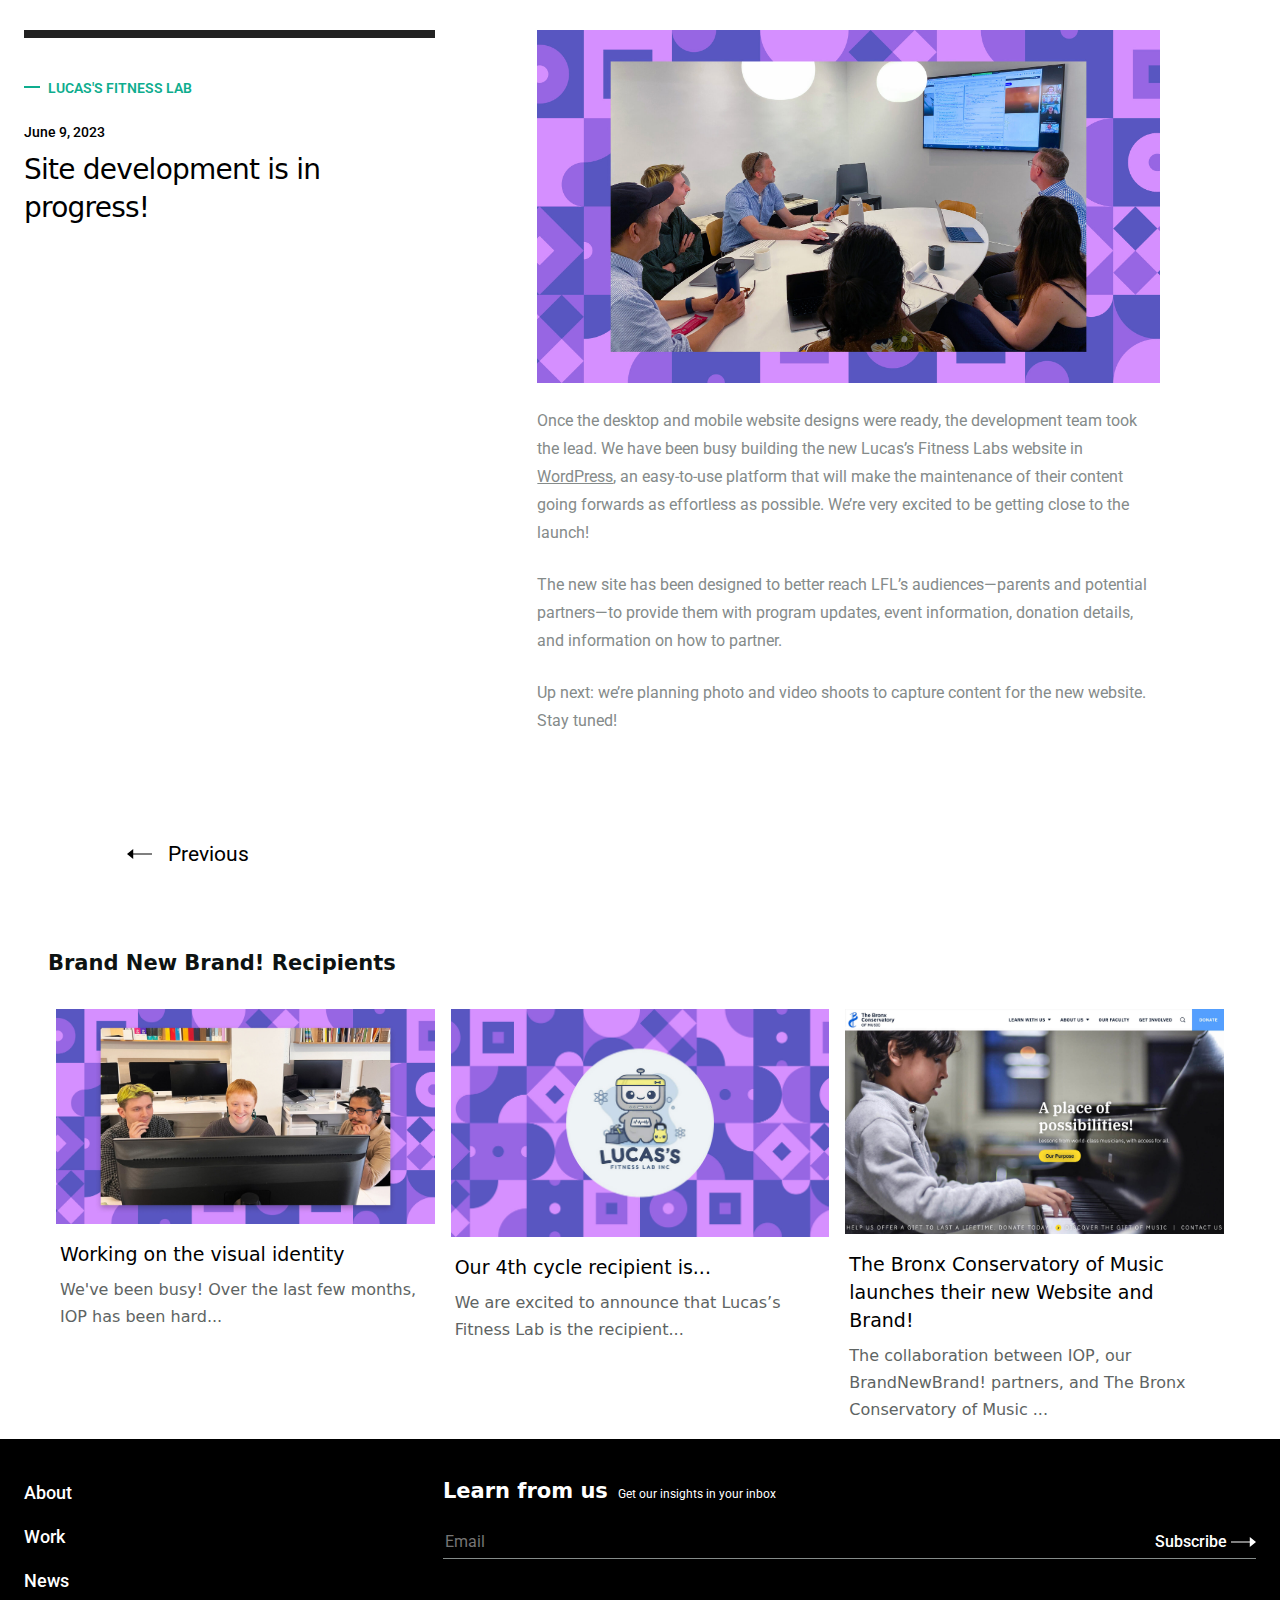
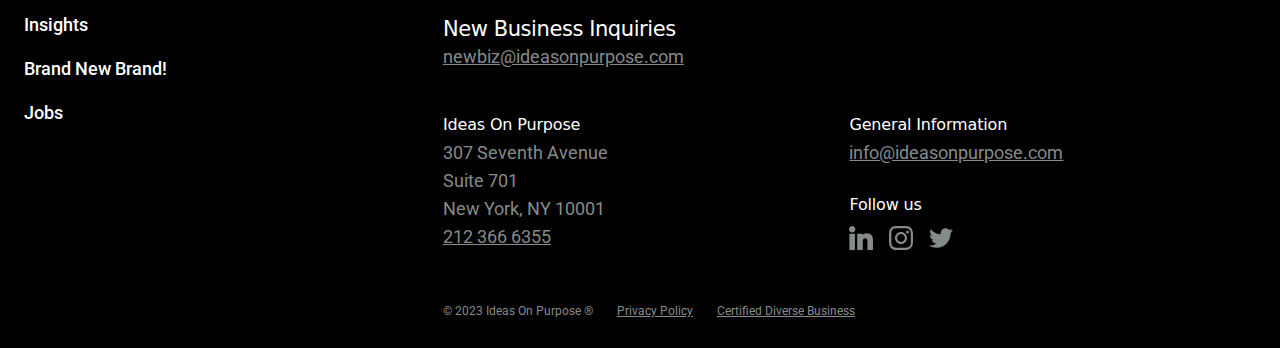
<file: BNB/index.html>
<!DOCTYPE html>
<!DOCTYPE html>
<html lang="en">

<head>
    <meta charset="UTF-8" />
    <meta http-equiv="X-UA-Compatible" content="IE=edge" />
    <meta name="viewport" content="width=device-width,initial-scale=1,minimum-scale=1" />
    <link rel="preconnect" href="https://fonts.googleapis.com">
    <link rel="preconnect" href="https://fonts.gstatic.com" crossorigin>
    <link href="https://fonts.googleapis.com/css2?family=Roboto:wght@100;400;500;700&display=swap" rel="stylesheet">

    <link rel="stylesheet" href="assets/css/reset.css">
    <link rel="stylesheet" href="assets/css/base.css">
    <link rel="stylesheet" href="assets/css/typography.css">
    <link rel="stylesheet" href="assets/css/variables.css">
    <link rel="stylesheet" href="assets/css/wrapper.css">
    <link rel="stylesheet" href="assets/css/article.css">
    <link rel="stylesheet" href="assets/css/related__cards.css">
    <link rel="stylesheet" href="assets/css/footer.css">
    <link rel="stylesheet" href="assets/css/newsletter.css">
</head>

<body>
    <header>


    </header>
    <main>
        <section class="wrapper">
            <article class="article">
                <header class="bnb">
                    <div class="divider"></div>
                    <a class="post__tags" href="lfl">LUCAS'S FITNESS LAB</a>
                    <time class="post__date">June 9, 2023</time>
                    <h2 class="post__title"><a
                            href="https://www.ideasonpurpose.com/brandnewbrand/lfl/site-development-in-progress/">Site
                            development is in progress!<a></a></h2>
                </header>

                <div class="post__text">
                    <figure class="post__image">
                        <img src="assets/img/article pics.jpg" alt="people in meeting room">
                    </figure>
                    <p>Once the desktop and mobile website designs were ready, the development team took the lead.
                        We
                        have been busy building the new Lucas’s Fitness Labs website in <a
                            href="https://www.wordpress.com">WordPress</a>, an easy-to-use
                        platform that will make the maintenance of their content going forwards as effortless as
                        possible. We’re very excited to be getting close to the launch!</p>
                    <p>The new site has been designed to better reach LFL’s audiences—parents and potential
                        partners—to
                        provide them with program updates, event information, donation details, and information on
                        how
                        to partner. </p>
                    <p>Up next: we’re planning photo and video shoots to capture content for the new website. Stay
                        tuned! </p>
                </div>

            </article>
            <footer class="footer__nav">
                <a class="arrow_left" href="/"><svg class="arrow" viewBox="0 0 25 10">
                        <g stroke="none" stroke-width="1" fill-rule="evenodd">
                            <path
                                d="M0,5.56818182 L0.0132296399,4.40340909 C12.5986928,4.48193734 18.8549727,4.48193734 18.7820692,4.40340909 L18.7820692,0 L25,4.98579545 L18.7688396,10 L18.7820692,5.56818182 L0,5.56818182 Z">
                            </path>
                        </g>
                    </svg>Previous</a>
            </footer>
            <aside>
                <div class="related__cards">
                    <h4 class="related__headline">Brand New Brand! Recipients</h4>
                    <div class="cards">
                        <a class="related"
                            href="https://www.ideasonpurpose.com/brandnewbrand/lfl/working-on-lfl-visual-identity/">
                            <div class="rel-card">
                                <div class="card__image"><img src="assets/img/visual identity.jpg" alt=""> </div>
                                <div class="card__details">
                                    <h4 class="card__title">Working on the visual identity</h4>
                                    <h5 class="card__desc"> We've been busy! Over the last few months, IOP has been
                                        hard...
                                    </h5>
                                </div>
                            </div>
                        </a>
                        <a class="related"
                            href="https://www.ideasonpurpose.com/brandnewbrand/lfl/our-4th-cycle-recipient-is/">
                            <div class="rel-card">
                                <div class="card__image"><img src="assets/img/4th.jpg" alt=""> </div>
                                <div class="card__details">
                                    <h4 class="card__title">Our 4th cycle recipient is...</h4>
                                    <h5 class="card__desc"> We are excited to announce that Lucas’s Fitness Lab is the
                                        recipient...
                                    </h5>
                                </div>
                            </div>
                        </a>
                        <a class="related"
                            href="https://www.ideasonpurpose.com/brandnewbrand/the-bronx-conservatory-of-music/bronx-conservatory-new-website-brand/">
                            <div class="rel-card">
                                <div class="card__image"><img src="assets/img/bronx.jpg" alt=""> </div>
                                <div class="card__details">
                                    <h4 class="card__title">The Bronx Conservatory of Music launches their new Website
                                        and
                                        Brand!</h4>
                                    <h5 class="card__desc"> The collaboration between IOP, our BrandNewBrand! partners,
                                        and
                                        The Bronx Conservatory of Music ...
                                    </h5>
                                </div>
                            </div>
                        </a>
                    </div>

                </div>
            </aside>
        </section>
    </main>
</body>
<footer>
    <div class="wrapper__footer">
        <div class="menu">
            <ul class="footer_menu white">
                <li><a href="/">About</a></li>
                <li><a href="/">Work</a></li>
                <li><a href="/">News</a></li>
                <li><a href="/">Insights</a></li>
                <li><a href="/">Brand New Brand!</a></li>
                <li><a href="/">Jobs</a></li>
            </ul>
        </div>
        <div class="links">
            <div class="form">
                <form method="post" action="/subscribe">
                    <fieldset class="newsletter">
                        <div class="header__container">
                            <h4 class="form__header white">Learn from us</h3>
                                <p class="form__subtitle"> Get our insights in your inbox</p>
                        </div>
                        <div class="subscribe__form">
                            <label for="subscribe">
                                <input class="subscribe__email" type="email" name="subscribe" placeholder="Email"
                                    required> </label>
                            <div class="submit-button">
                                <input class="subscribe__button" type="submit" value="Subscribe">
                                <svg class="arrow" viewBox="0 0 25 10">
                                    <g stroke="none" stroke-width="1" fill="#fff" fill-rule="evenodd">
                                        <path
                                            d="M0,5.56818182 L0.0132296399,4.40340909 C12.5986928,4.48193734 18.8549727,4.48193734 18.7820692,4.40340909 L18.7820692,0 L25,4.98579545 L18.7688396,10 L18.7820692,5.56818182 L0,5.56818182 Z">
                                        </path>
                                    </g>
                                </svg>
                            </div>
                        </div>
                    </fieldset>
                </form>
            </div>
            <div class="footer__text">
                <h2 class="white">New Business Inquiries</h2>
                <a class="newbiz" href="mailto:newbiz@ideasonpurpose.com">newbiz@ideasonpurpose.com</a>
                <div class="address">
                    <h3 class="white">Ideas On Purpose </h3>
                    307 Seventh Avenue <br>
                    Suite 701 <br>
                    New York, NY 10001 <br>
                    <a href="tel:12123666355">212 366 6355</a>
                </div>
                <div class="footer__cols2">
                    <div class="geninfo">
                        <h3 class="white">General Information</h3>
                        <a href="mailto:info@ideasonpurpose.com">info@ideasonpurpose.com</a>
                    </div>
                    <div class="socials">
                        <h3 class="white">Follow us</h3>
                        <a href="LinkedIn"><svg class="social" xmlns="http://www.w3.org/2000/svg"
                                xmlns:xlink="http://www.w3.org/1999/xlink" fill="#fff" version="1.1" id="Layer_1"
                                viewBox="0 0 310 310" xml:space="preserve">
                                <g id="XMLID_801_">
                                    <path id="XMLID_802_"
                                        d="M72.16,99.73H9.927c-2.762,0-5,2.239-5,5v199.928c0,2.762,2.238,5,5,5H72.16c2.762,0,5-2.238,5-5V104.73   C77.16,101.969,74.922,99.73,72.16,99.73z" />
                                    <path id="XMLID_803_"
                                        d="M41.066,0.341C18.422,0.341,0,18.743,0,41.362C0,63.991,18.422,82.4,41.066,82.4   c22.626,0,41.033-18.41,41.033-41.038C82.1,18.743,63.692,0.341,41.066,0.341z" />
                                    <path id="XMLID_804_"
                                        d="M230.454,94.761c-24.995,0-43.472,10.745-54.679,22.954V104.73c0-2.761-2.238-5-5-5h-59.599   c-2.762,0-5,2.239-5,5v199.928c0,2.762,2.238,5,5,5h62.097c2.762,0,5-2.238,5-5v-98.918c0-33.333,9.054-46.319,32.29-46.319   c25.306,0,27.317,20.818,27.317,48.034v97.204c0,2.762,2.238,5,5,5H305c2.762,0,5-2.238,5-5V194.995   C310,145.43,300.549,94.761,230.454,94.761z" />
                                </g>
                            </svg></a>
                        <a href="Instagram"><svg class="social" xmlns="http://www.w3.org/2000/svg"
                                xmlns:xlink="http://www.w3.org/1999/xlink" fill="#fff" version="1.1" viewBox="0 0 24 24"
                                xml:space="preserve">
                                <g id="social-instagram">
                                    <path
                                        d="M23.9,7.1c-0.1-1.3-0.3-2.1-0.6-2.9C23.1,3.4,22.7,2.7,22,2s-1.3-1.1-2.1-1.4c-0.8-0.3-1.6-0.5-2.9-0.6C15.7,0,15.3,0,12,0   S8.3,0,7.1,0.1C5.8,0.1,4.9,0.3,4.1,0.6C3.4,0.9,2.7,1.3,2,2S0.9,3.4,0.6,4.1C0.3,4.9,0.1,5.8,0.1,7.1C0,8.3,0,8.7,0,12   s0,3.7,0.1,4.9c0.1,1.3,0.3,2.1,0.6,2.9C0.9,20.6,1.3,21.3,2,22s1.3,1.1,2.1,1.4c0.8,0.3,1.6,0.5,2.9,0.6C8.3,24,8.7,24,12,24   s3.7,0,4.9-0.1c1.3-0.1,2.1-0.3,2.9-0.6c0.8-0.3,1.5-0.7,2.1-1.4s1.1-1.3,1.4-2.1c0.3-0.8,0.5-1.6,0.6-2.9C24,15.7,24,15.3,24,12   S24,8.3,23.9,7.1z M21.8,16.8c-0.1,1.2-0.2,1.8-0.4,2.2c-0.2,0.6-0.5,1-0.9,1.4s-0.8,0.7-1.4,0.9c-0.4,0.2-1.1,0.4-2.2,0.4   c-1.3,0.1-1.6,0.1-4.8,0.1s-3.6,0-4.8-0.1c-1.2-0.1-1.8-0.2-2.2-0.4c-0.6-0.2-1-0.5-1.4-0.9s-0.7-0.8-0.9-1.4   c-0.2-0.4-0.4-1.1-0.4-2.2c-0.1-1.3-0.1-1.6-0.1-4.8s0-3.6,0.1-4.8C2.3,6,2.5,5.3,2.6,4.9c0.2-0.6,0.5-1,0.9-1.4s0.8-0.7,1.4-0.9   C5.3,2.5,6,2.3,7.2,2.2C8.4,2.2,8.8,2.2,12,2.2s3.6,0,4.8,0.1c1.2,0.1,1.8,0.2,2.2,0.4c0.6,0.2,1,0.5,1.4,0.9s0.7,0.8,0.9,1.4   c0.2,0.4,0.4,1.1,0.4,2.2c0.1,1.3,0.1,1.6,0.1,4.8S21.8,15.6,21.8,16.8z" />
                                    <path
                                        d="M12,6c-3.3,0-6,2.7-6,6s2.7,6,6,6s6-2.7,6-6S15.3,6,12,6z M12,15.9c-2.2,0-3.9-1.7-3.9-3.9S9.8,8.1,12,8.1s3.9,1.7,3.9,3.9   S14.2,15.9,12,15.9z" />
                                    <circle cx="18.5" cy="6" r="1.5" />
                                </g>
                            </svg></a>
                        <a href="Twitter"><svg class="social" xmlns="http://www.w3.org/2000/svg"
                                xmlns:xlink="http://www.w3.org/1999/xlink" fill="#fff" version="1.1"
                                viewBox="0 0 512 512" xml:space="preserve">

                                <g id="7935ec95c421cee6d86eb22ecd12f847">
                                    <path style="display: inline;"
                                        d="M459.186,151.787c0.203,4.501,0.305,9.023,0.305,13.565   c0,138.542-105.461,298.285-298.274,298.285c-59.209,0-114.322-17.357-160.716-47.104c8.212,0.973,16.546,1.47,25.012,1.47   c49.121,0,94.318-16.759,130.209-44.884c-45.887-0.841-84.596-31.154-97.938-72.804c6.408,1.227,12.968,1.886,19.73,1.886   c9.55,0,18.816-1.287,27.617-3.68c-47.955-9.633-84.1-52.001-84.1-102.795c0-0.446,0-0.882,0.011-1.318   c14.133,7.847,30.294,12.562,47.488,13.109c-28.134-18.796-46.637-50.885-46.637-87.262c0-19.212,5.16-37.218,14.193-52.7   c51.707,63.426,128.941,105.156,216.072,109.536c-1.784-7.675-2.718-15.674-2.718-23.896c0-57.891,46.941-104.832,104.832-104.832   c30.173,0,57.404,12.734,76.525,33.102c23.887-4.694,46.313-13.423,66.569-25.438c-7.827,24.485-24.434,45.025-46.089,58.002   c21.209-2.535,41.426-8.171,60.222-16.505C497.448,118.542,479.666,137.004,459.186,151.787z">

                                    </path>
                                </g>
                            </svg></a>
                    </div>
                </div>
                <div class="copyrights">
                    <ul class="footer__copy">
                        <li>© 2023 Ideas On Purpose ®</li>
                        <li><a href="https://www.ideasonpurpose.com/privacy/">Privacy Policy</a></li>
                        <li><a
                                href="https://www.ideasonpurpose.com/on/ideas-on-purpose-is-now-a-certified-diverse-business/">Certified
                                Diverse Business</a></li>
                    </ul>
                </div>
            </div>
        </div>
    </div>
</footer>
</body>

</html>
</file>
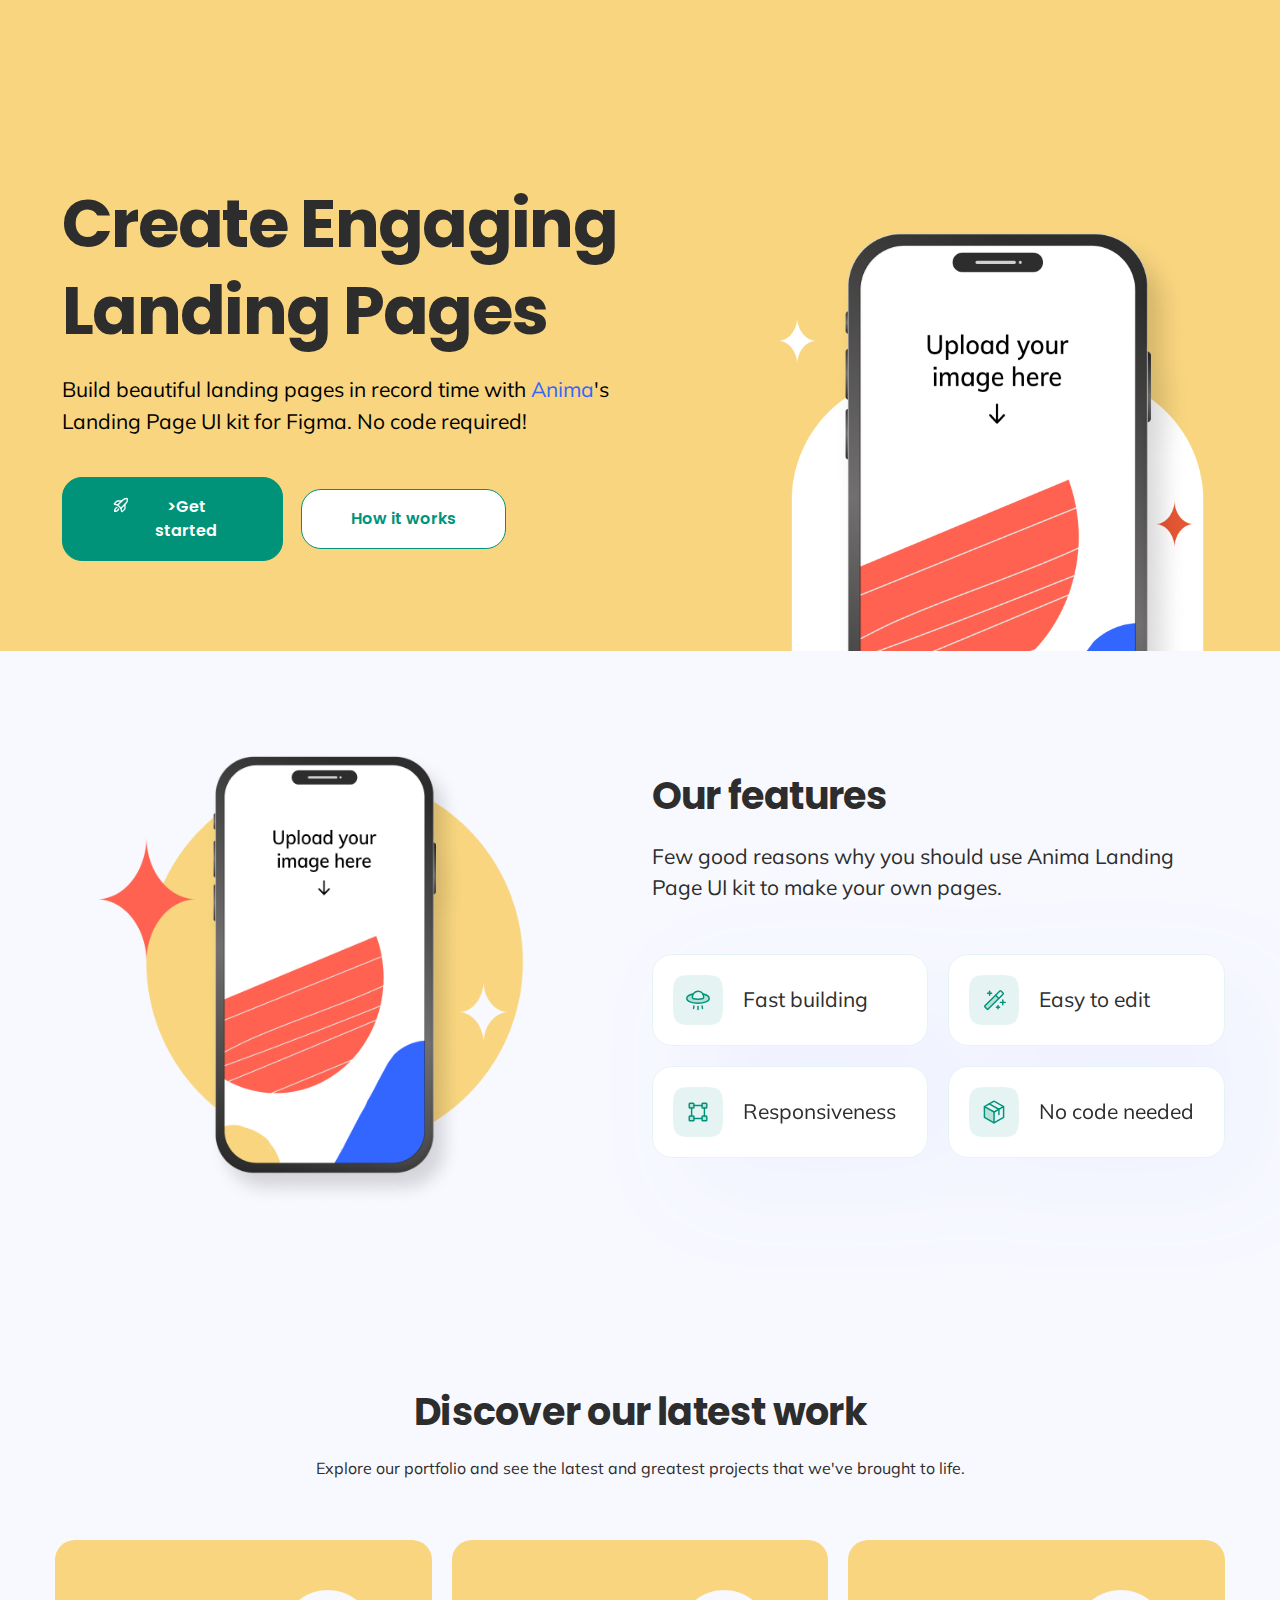
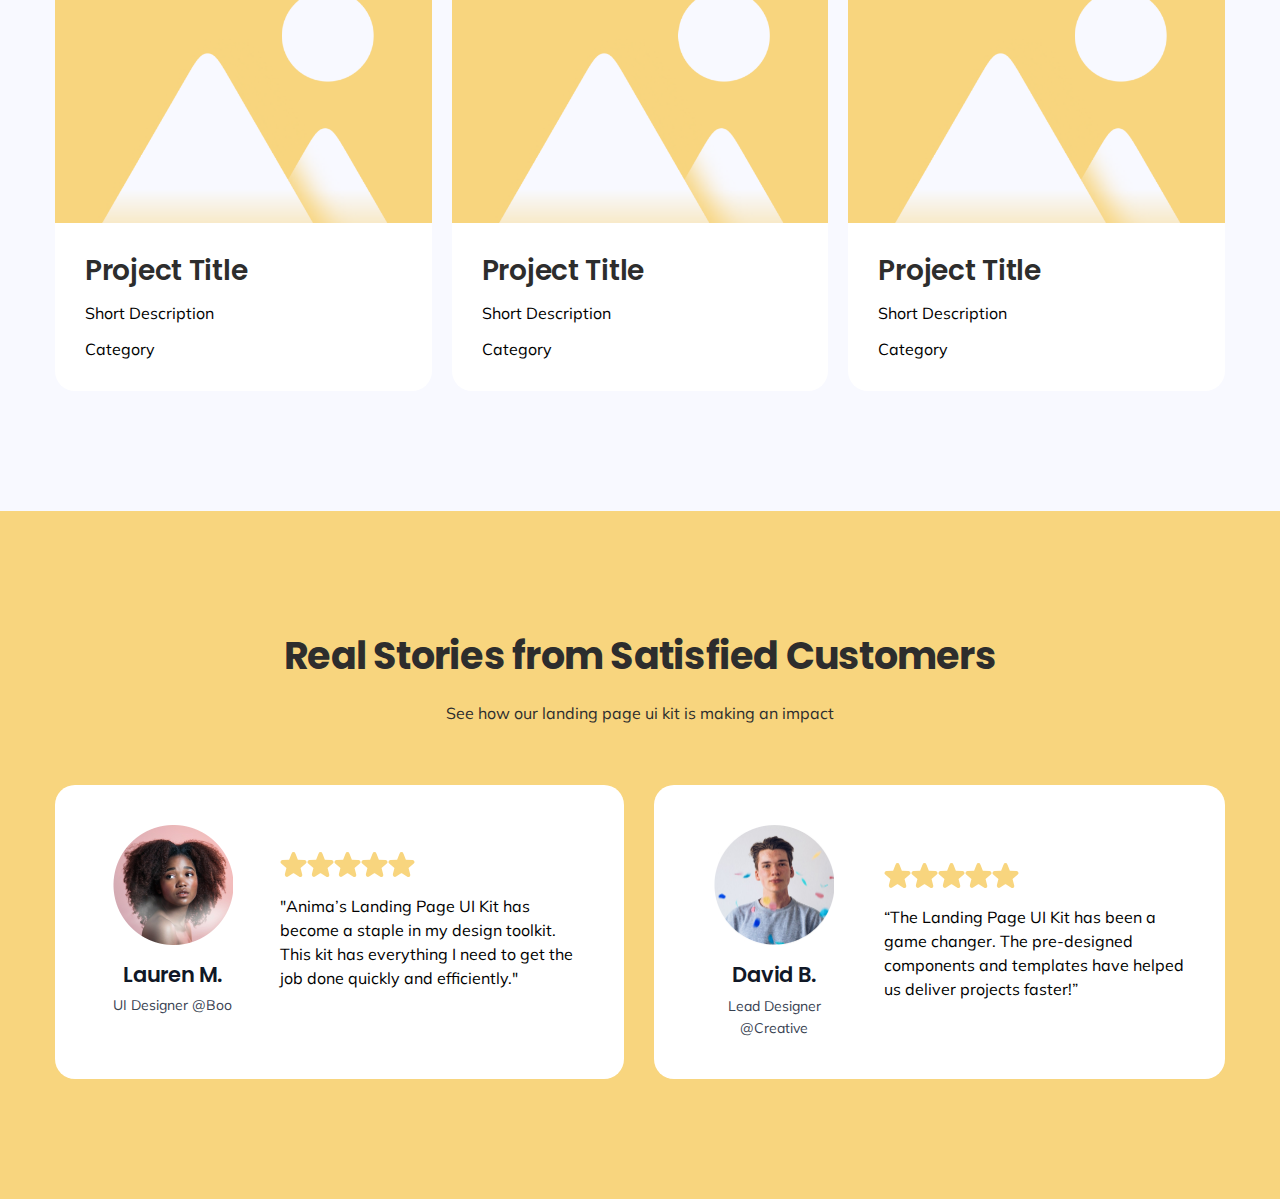
<file: Figma2/index.html>
<!DOCTYPE html>
<html lang="en">

<head>
  <meta charset="UTF-8" />
  <meta http-equiv="X-UA-Compatible" content="IE=edge" />
  <meta name="viewport" content="width=device-width,initial-scale=1,minimum-scale=1" />

  <!-- Base -->
  <link rel="stylesheet" href="assets/css/reset.css" />
  <link rel="stylesheet" href="assets/css/base.css" />
  <link rel="stylesheet" href="assets/css/variables.css" />
  <link rel="stylesheet" href="assets/css/typography.css" />
  <!-- Elements-->
  <link rel="stylesheet" href="assets/css/wrapper.css" />
  <link rel="stylesheet" href="assets/css/hero.css" />
  <link rel="stylesheet" href="assets/css/buttons.css" />
  <link rel="stylesheet" href="assets/css/section-header.css" />
  <link rel="stylesheet" href="assets/css/features.css" />
  <link rel="stylesheet" href="assets/css/selected-works.css" />
  <link rel="stylesheet" href="assets/css/testimonials.css" />

  <!--Components-->
  <link rel="stylesheet" href="assets/css/cards.css" />

  <link rel="preconnect" href="https://fonts.googleapis.com" />
  <link rel="preconnect" href="https://fonts.gstatic.com" crossorigin />
  <link
    href="https://fonts.googleapis.com/css2?family=Mulish:ital,wght@0,400;0,700;1,400;1,700&family=Poppins:wght@600;700&display=swap"
    rel="stylesheet" />
  <title>Figma - Second UI kit</title>
</head>

<body>
  <header></header>
  <main>
    <!--HERO-->
    <div class="bg-yellow">
      <section class="wrapper">
        <div class="hero">
          <div class="hero-text">
            <h1>Create Engaging Landing Pages</h1>
            <p>
              Build beautiful landing pages in record time with
              <a href="https://animaapp.com">Anima</a>'s Landing Page UI kit
              for Figma. No code required!
            </p>
            <div class="hero__buttons">
              <div class="button button--green">
                <a href="/" class="is-getstarted"><svg width="20" height="20" viewBox="0 0 20 20" fill="none"
                    xmlns="http://www.w3.org/2000/svg">
                    <path
                      d="M7.35156 14.4219C6.46094 17.0703 2.92969 17.0703 2.92969 17.0703C2.92969 17.0703 2.92969 13.5391 5.57813 12.6484"
                      stroke="#F8F9FF" stroke-width="1.5" stroke-linecap="round" stroke-linejoin="round" />
                    <path
                      d="M15.3047 8.23437L10 13.5391L6.46094 10L11.7656 4.69531C13.7734 2.6875 15.7812 2.71094 16.6406 2.83594C16.7732 2.85363 16.8963 2.91447 16.9909 3.00907C17.0855 3.10367 17.1464 3.22677 17.1641 3.35937C17.2891 4.21875 17.3125 6.22656 15.3047 8.23437Z"
                      stroke="#F8F9FF" stroke-width="1.5" stroke-linecap="round" stroke-linejoin="round" />
                    <path
                      d="M14.4219 9.11719V14.1641C14.4195 14.3289 14.3521 14.4862 14.2344 14.6016L11.7109 17.1328C11.6309 17.2128 11.5306 17.2695 11.4208 17.297C11.3111 17.3244 11.1959 17.3215 11.0876 17.2886C10.9794 17.2558 10.882 17.1941 10.8061 17.1102C10.7301 17.0264 10.6783 16.9235 10.6562 16.8125L10 13.5391"
                      stroke="#F8F9FF" stroke-width="1.5" stroke-linecap="round" stroke-linejoin="round" />
                    <path
                      d="M10.8828 5.57812H5.83588C5.67102 5.58047 5.51377 5.64787 5.39838 5.76563L2.86713 8.28906C2.78716 8.36912 2.73043 8.46939 2.70299 8.57916C2.67554 8.68894 2.67842 8.8041 2.7113 8.91237C2.74418 9.02064 2.80584 9.11796 2.8897 9.19393C2.97355 9.2699 3.07646 9.32168 3.18744 9.34375L6.46088 10"
                      stroke="#F8F9FF" stroke-width="1.5" stroke-linecap="round" stroke-linejoin="round" />
                  </svg>>Get started</a>
              </div>
              <div class="button">
                <a href="/" class="is-howworks">How it works</a>
              </div>
            </div>
          </div>
          <figure class="hero-img">
            <img src="assets/img/phone1.png" alt="smartphone image" />
          </figure>
        </div>
      </section>
    </div>
    <!--FEATURES-->
    <div class="bg-white">
      <section class="wrapper wrapper--features">
        <div class="section-content">
          <header class="section-header">
            <h2>Our features</h2>
            <p class="subtitle">
              Few good reasons why you should use Anima Landing Page UI kit to
              make your own pages.
            </p>
          </header>
          <div class="features">
            <article class="feature">
              <img src="assets/img/fast-building.svg" alt="" />
              <p class="subtitle">Fast building</p>
            </article>
            <article class="feature">
              <img src="assets/img/easyedit.svg" alt="" />
              <p class="subtitle">Easy to edit</p>
            </article>
            <article class="feature">
              <img src="assets/img/responsive.svg" alt="" />
              <p class="subtitle">Responsiveness</p>
            </article>
            <article class="feature">
              <img src="assets/img/no-code.svg" alt="" />
              <p class="subtitle">No code needed</p>
            </article>
          </div>
        </div>
        <figure class="feature__figure">
          <img src="assets/img/phone2.png" alt="phone image-placeholder" />
        </figure>
      </section>
    </div>
    <!--SELECTED WORKS-->
    <div class="bg-white">
      <section class="wrapper">
        <header class="section-header section-header--narrow">
          <h2 class="small-screens">Selected Works</h2>
          <h2 class="large-screens">Discover our latest work</h2>
          <p class="subtitle-left small-screens">
            Explore our portfolio and see the latest projects that we've
            brought to life.
          </p>
          <p class="subtitle large-screens">
            Explore our portfolio and see the latest and greatest projects
            that we've brought to life.
          </p>
        </header>
        <div class="cards">
          <article class="card">
            <figure class="card__image">
              <img src="assets/img/Project Card.png" />
            </figure>
            <div class="card__text">
              <h3>Project Title</h3>
              <p>Short Description</p>
              <p>Category</p>
            </div>
          </article>
          <article class="card">
            <figure class="card__image">
              <img src="assets/img/Project Card.png" />
            </figure>
            <div class="card__text">
              <h3>Project Title</h3>
              <p>Short Description</p>
              <p>Category</p>
            </div>
          </article>
          <article class="card">
            <figure class="card__image">
              <img src="assets/img/Project Card.png" />
            </figure>
            <div class="card__text">
              <h3>Project Title</h3>
              <p>Short Description</p>
              <p>Category</p>
            </div>
          </article>
        </div>
      </section>
    </div>
    <!--TESTIMONIALS-->
    <div class="bg-yellow">
      <section class="wrapper">
        <header class="section-header section-header--wide">
          <h2>Real Stories from Satisfied Customers</h2>
          <p class="subtitle">See how our landing page ui kit is making an impact</p>
        </header>
        <div class="cards">
          <article class="card card--wide">
            <div class="testimonial-container">
              <figure class="card__designers">
                <img src="assets/img/lauren.jpg">
                <h4>Lauren M.</h4>
                <h6>UI Designer @Boo</h6>
              </figure>
              <div class="card__text card__text--center">
                <p>"Anima’s Landing Page UI Kit has become a staple in my design toolkit. This kit has everything I need
                  to get the job done quickly and efficiently."</p>
                <div class="rating rating-5">
                </div>
              </div>
            </div>

          </article>
          <article class="card card--wide">
            <div class="testimonial-container">
              <figure class="card__designers">
                <img src="assets/img/david.jpg">
                <h4>David B.</h4>
                <h6>Lead Designer @Creative</h6>
              </figure>
              <div class="card__text card__text--center">
                <p>“The Landing Page UI Kit has been a game changer. The pre-designed components and templates have
                  helped us deliver projects faster!”</p>
                <div class="rating rating-5">
                </div>
              </div>
            </div>
          </article>
        </div>
      </section>
    </div>
  </main>
</body>
<footer></footer>

</html>
</file>
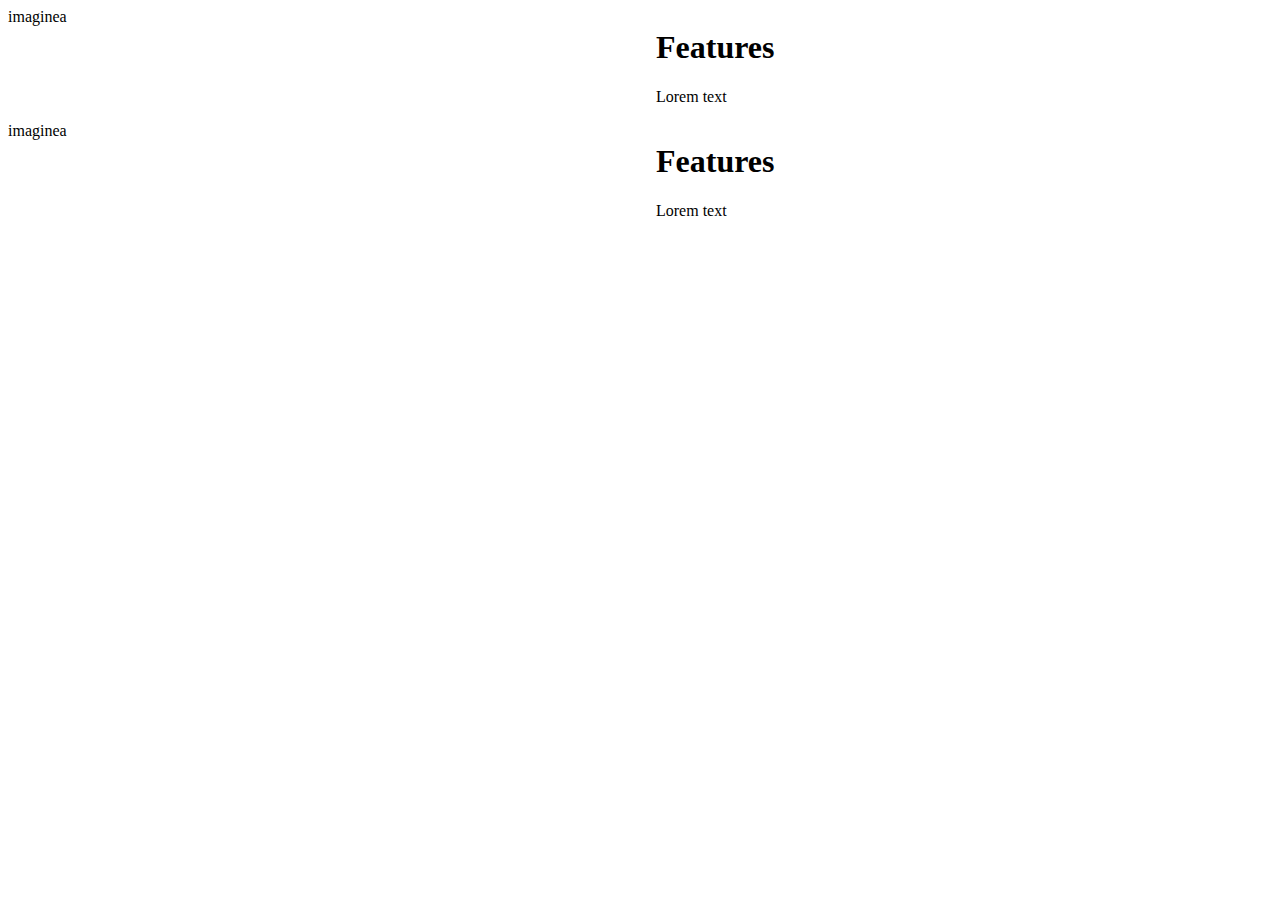
<file: grid-system/index.html>
<html lang="en">
  <head>
    <meta charset="utf-8">
    <meta http-equiv="X-UA-Compatible" content="IE=edge">
    <meta name="viewport" content="width=device-width,initial-scale=1,minimum-scale=1">

    <!-- Base -->
    <link rel="stylesheet" href="styles.css"/>

    <title>Grid System</title>
  </head>

  <body>
    <div class="wrapper">

      <!-- Makes all childred 50% -->
      <div class="columns columns-6">
        <div>
          imaginea
        </div>

        <div>
          <h1>Features</h1>
          <p>Lorem text</p>
        </div>
      </div>

      <div class="columns">
        <!-- 50% on each children for more control -->
        <div class="columns-6">
          imaginea
        </div>

        <!-- 50% on each children for more control -->
        <div class="columns-6">
          <h1>Features</h1>
          <p>Lorem text</p>
        </div>
      </div>

    </div>
  </body>
</html>
</file>
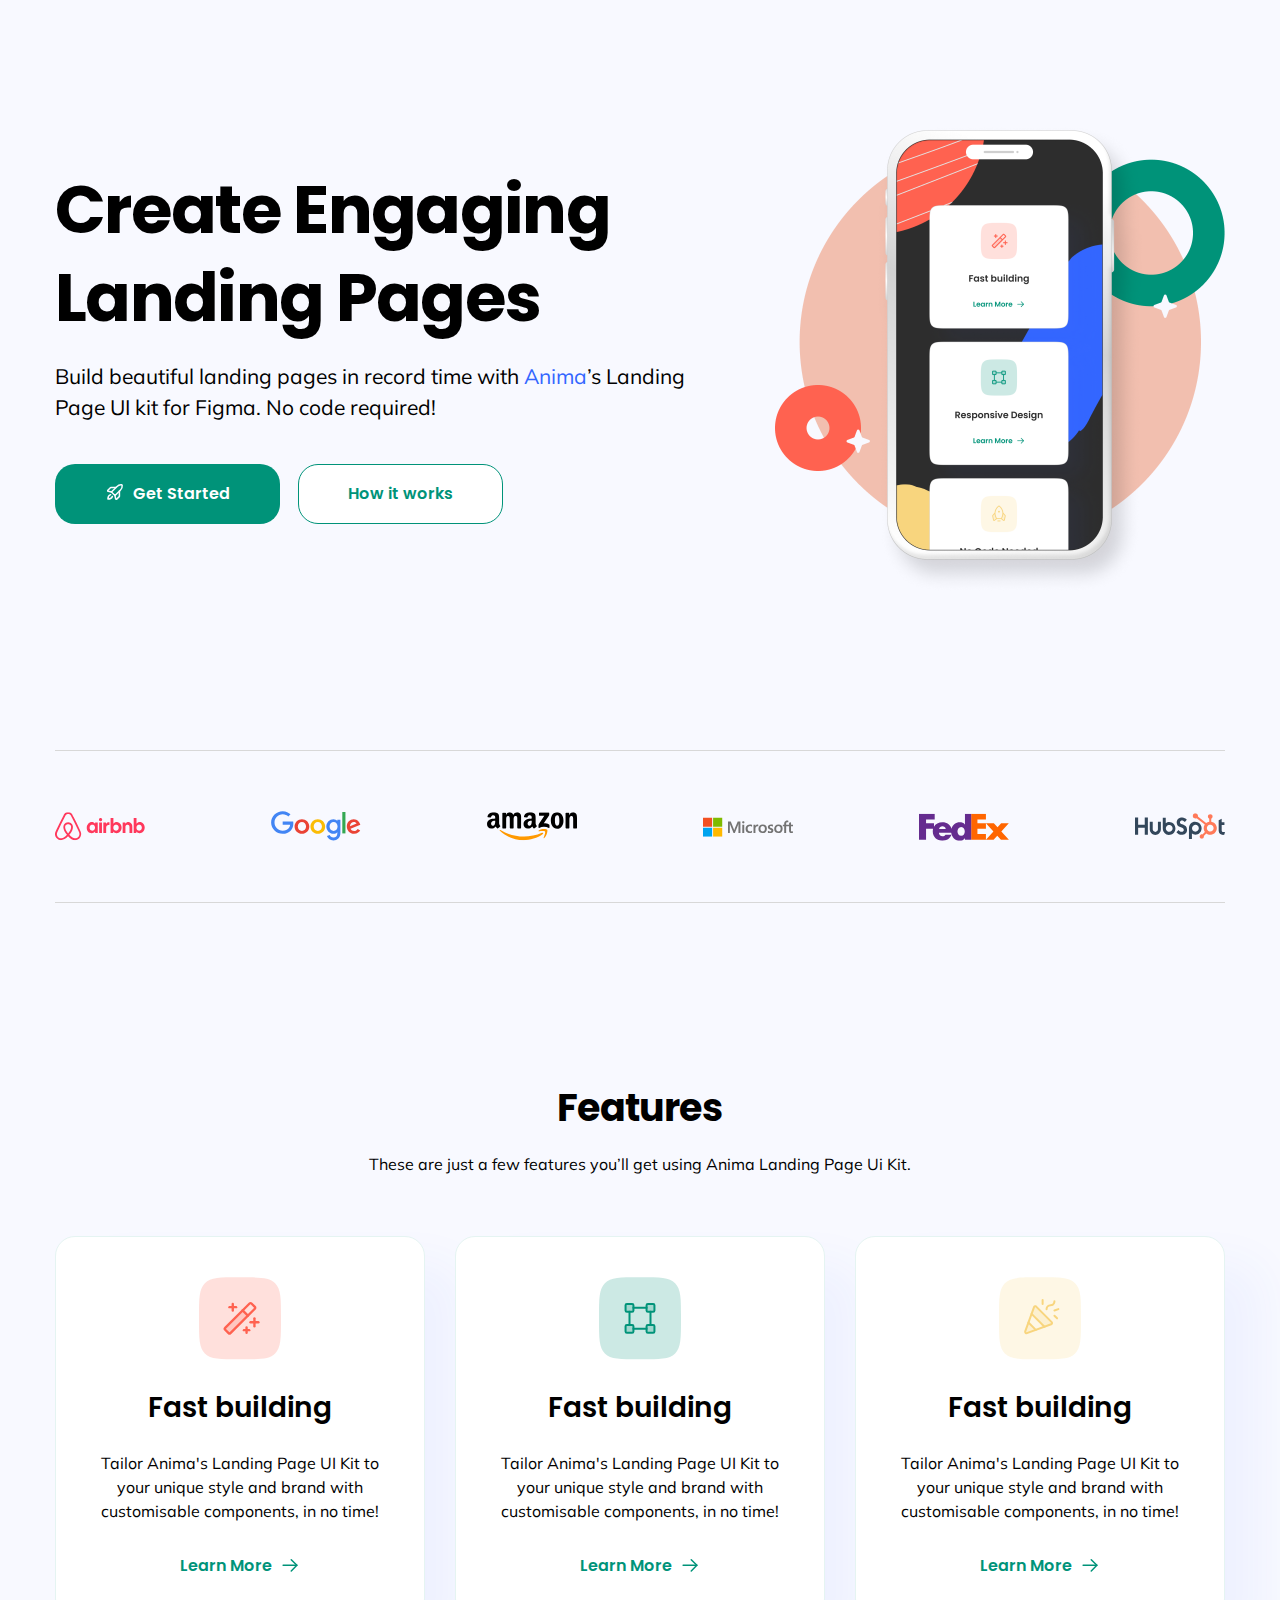
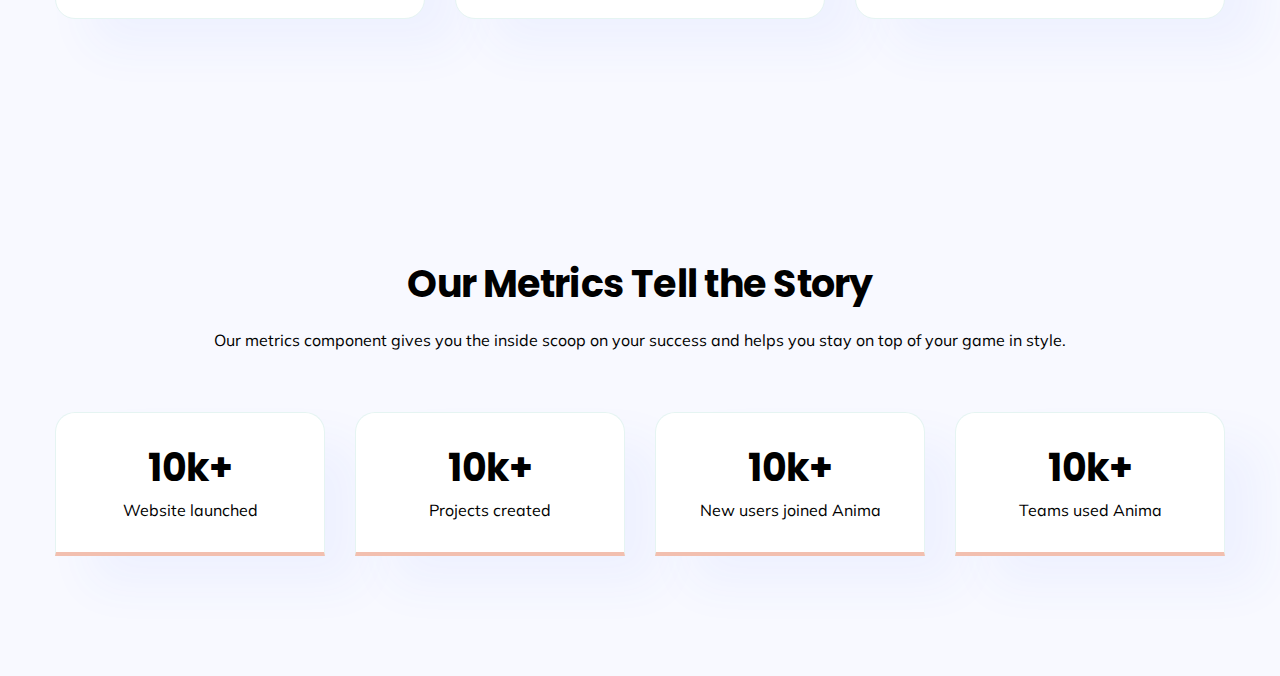
<file: coco-uikit.html>
<!doctype html>
<html lang="en">
  <head>
    <meta charset="utf-8">
    <meta http-equiv="X-UA-Compatible" content="IE=edge">
    <meta name="viewport" content="width=device-width,initial-scale=1,minimum-scale=1">

    <!-- Base -->
    <link rel="stylesheet" href="assets/css/coco-uikit/base.css"/>
    <link rel="stylesheet" href="assets/css/coco-uikit/typography.css"/>
    <link rel="stylesheet" href="assets/css/coco-uikit/variables.css"/>
    <!-- Components -->
    <link rel="stylesheet" href="assets/css/coco-uikit/wrapper.css"/>
    <link rel="stylesheet" href="assets/css/coco-uikit/buttons.css"/>
    <!-- Modules -->
    <link rel="stylesheet" href="assets/css/coco-uikit/hero.css"/>
    <link rel="stylesheet" href="assets/css/coco-uikit/logocloud.css"/>
    <link rel="stylesheet" href="assets/css/coco-uikit/section-header.css"/>
    <link rel="stylesheet" href="assets/css/coco-uikit/card.css"/>
    <link rel="stylesheet" href="assets/css/coco-uikit/cards--metrics.css"/>

    <!-- Utilities -->
    <link rel="stylesheet" href="assets/css/coco-uikit/utilities.css"/>

    <title>COCO UI KIT</title>
    <link rel="preconnect" href="https://fonts.googleapis.com">
    <link rel="preconnect" href="https://fonts.gstatic.com" crossorigin>
    <link
    href="https://fonts.googleapis.com/css2?family=Mulish:ital,wght@0,400;0,700;1,400;1,700&family=Poppins:wght@600;700&display=swap"
    rel="stylesheet">
  </head>

  <body>
    <section class="wrapper">
      <div class="hero">
        <div>
          <h1>Create Engaging Landing Pages</h1>

          <p>Build beautiful landing pages in record time with <a href="/">Anima</a>’s Landing Page UI kit for Figma. No code required!</p>

          <div class="hero__buttons">
            <a href="/" class="button">
              <svg width="20" height="20" viewBox="0 0 20 20" fill="none" xmlns="http://www.w3.org/2000/svg">
                <path d="M7.35156 14.4219C6.46094 17.0703 2.92969 17.0703 2.92969 17.0703C2.92969 17.0703 2.92969 13.5391 5.57813 12.6484" stroke="#F8F9FF" stroke-width="1.5" stroke-linecap="round" stroke-linejoin="round"/>
                <path d="M15.3047 8.23437L10 13.5391L6.46094 10L11.7656 4.69531C13.7734 2.6875 15.7812 2.71094 16.6406 2.83594C16.7732 2.85363 16.8963 2.91447 16.9909 3.00907C17.0855 3.10367 17.1464 3.22677 17.1641 3.35937C17.2891 4.21875 17.3125 6.22656 15.3047 8.23437Z" stroke="#F8F9FF" stroke-width="1.5" stroke-linecap="round" stroke-linejoin="round"/>
                <path d="M14.4219 9.11719V14.1641C14.4195 14.3289 14.3521 14.4862 14.2344 14.6016L11.7109 17.1328C11.6309 17.2128 11.5306 17.2695 11.4208 17.297C11.3111 17.3244 11.1959 17.3215 11.0876 17.2886C10.9794 17.2558 10.882 17.1941 10.8061 17.1102C10.7301 17.0264 10.6783 16.9235 10.6562 16.8125L10 13.5391" stroke="#F8F9FF" stroke-width="1.5" stroke-linecap="round" stroke-linejoin="round"/>
                <path d="M10.8828 5.57812H5.83588C5.67102 5.58047 5.51377 5.64787 5.39838 5.76563L2.86713 8.28906C2.78716 8.36912 2.73043 8.46939 2.70299 8.57916C2.67554 8.68894 2.67842 8.8041 2.7113 8.91237C2.74418 9.02064 2.80584 9.11796 2.8897 9.19393C2.97355 9.2699 3.07646 9.32168 3.18744 9.34375L6.46088 10" stroke="#F8F9FF" stroke-width="1.5" stroke-linecap="round" stroke-linejoin="round"/>
              </svg> Get Started</a>
            <a href="/" class="button button--white is-only-desktop">How it works</a>
          </div>
        </div>

        <div class="hero__image">
          <img src="assets/img/phone1.png" alt=""/>
        </div>
      </div>
    </section>

    <div class="wrapper wrapper--short">
      <div class="logocloud-ct">
        <div class="logocloud">
          <figure>
            <img src="assets/img/airbnb.svg"/>
          </figure>
          <figure>
            <img src="assets/img/google.svg"/>
          </figure>
          <figure>
            <img src="assets/img/amazon.svg"/>
          </figure>
          <figure>
            <img src="assets/img/msft.svg"/>
          </figure>
          <figure>
            <img src="assets/img/Fedex.svg"/>
          </figure>
          <figure>
            <img src="assets/img/hubspot.svg"/>
          </figure>
        </div>
      </div>
    </div>

    <section class="wrapper">
      <header class="section-header">
        <h2>Features</h2>
        <p>These are just a few features you’ll get using Anima Landing Page Ui Kit.</p>
      </header>

      <div class="cards">
        <article class="card">
          <img class="card__icon" src="assets/img/fast-building.svg"/>
          <h3>Fast building</h3>
          <p>Tailor Anima's Landing Page UI Kit to your unique style and brand with customisable components, in no time!</p>
          <a href="" class="link">
            Learn More 
            <svg width="20" height="21" viewBox="0 0 20 21" fill="none" xmlns="http://www.w3.org/2000/svg">
              <path d="M3.125 10.3158H16.875" stroke="currentColor" stroke-width="1.5" stroke-linecap="round" stroke-linejoin="round"/>
              <path d="M11.25 4.6908L16.875 10.3158L11.25 15.9408" stroke="currentColor" stroke-width="1.5" stroke-linecap="round" stroke-linejoin="round"/>
            </svg>
          </a>
        </article>

        <article class="card">
          <img class="card__icon" src="assets/img/res-design.svg"/>
          <h3>Fast building</h3>
          <p>Tailor Anima's Landing Page UI Kit to your unique style and brand with customisable components, in no time!</p>
          <a href="" class="link">
            Learn More
            <svg width="20" height="21" viewBox="0 0 20 21" fill="none" xmlns="http://www.w3.org/2000/svg">
              <path d="M3.125 10.3158H16.875" stroke="currentColor" stroke-width="1.5" stroke-linecap="round" stroke-linejoin="round"/>
              <path d="M11.25 4.6908L16.875 10.3158L11.25 15.9408" stroke="currentColor" stroke-width="1.5" stroke-linecap="round" stroke-linejoin="round"/>
            </svg>
          </a>
        </article>

        <article class="card">
          <img class="card__icon" src="assets/img/no-code.svg"/>
          <h3>Fast building</h3>
          <p>Tailor Anima's Landing Page UI Kit to your unique style and brand with customisable components, in no time!</p>
          <a href="" class="link">
            Learn More 
            <svg width="20" height="21" viewBox="0 0 20 21" fill="none" xmlns="http://www.w3.org/2000/svg">
              <path d="M3.125 10.3158H16.875" stroke="currentColor" stroke-width="1.5" stroke-linecap="round" stroke-linejoin="round"/>
              <path d="M11.25 4.6908L16.875 10.3158L11.25 15.9408" stroke="currentColor" stroke-width="1.5" stroke-linecap="round" stroke-linejoin="round"/>
            </svg>
          </a>
        </article>
      </div>
    </section>

    <section class="wrapper">
      <header class="section-header">
        <h2>Our Metrics Tell the Story</h2>
        <p>Our metrics component gives you the inside scoop on your success and helps you stay on top of your game in style.</p>
      </header>

      <div class="cards cards--metrics">
        <article class="card">
          <h3>10k+</h3>
          <p>Website launched</p>
        </article>
        <article class="card">
          <h3>10k+</h3>
          <p>Projects created </p>
        </article>
        <article class="card">
          <h3>10k+</h3>
          <p>New users joined Anima</p>
        </article>
        <article class="card">
          <h3>10k+</h3>
          <p>Teams used Anima</p>
        </article>
      </div>
    </section>
  </body>

</html>
</file>
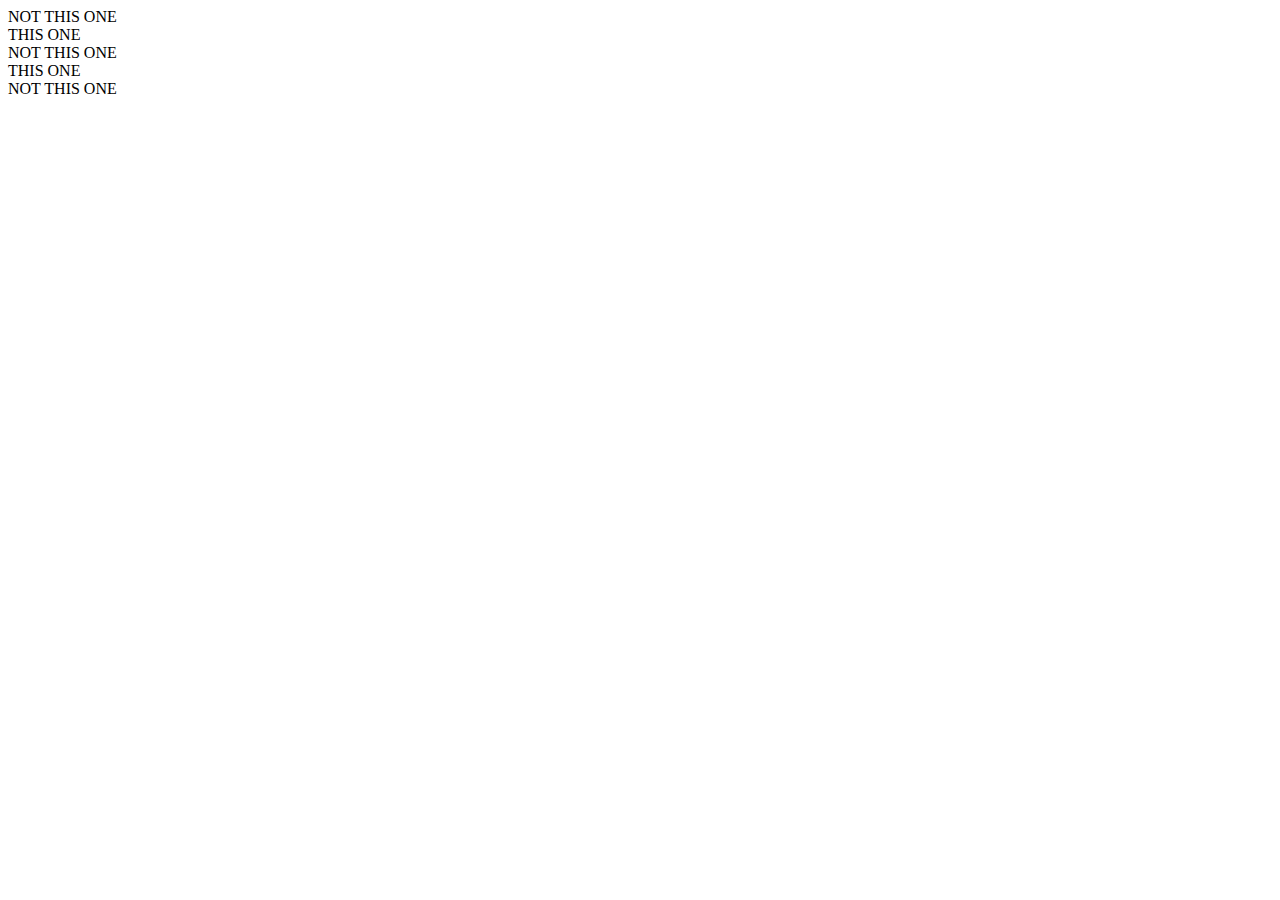
<file: css.html>
<!doctype html>
<html lang="en">
  <head>
    <style>
      /* Universal Selector - selects every element */
      * {}

      /* Type (Tag) Selector - selects every tag element */
      div {}
      p {}
      div h1 {}

      /* Attribute selector - selects element based on attribute
      [data-ceva]
      [data-ceve="altceva"]
      [target="_blank"]
      [class*="name"] <- IF the attribute class CONTAINS name
      <div class="XnameX"> <- still matches [class*="name"]
       */

      /* List, selects multiple elements by class/tag/attribute etc.
       * Comma-delimited list of selectors
      */
       .name, h1 {}


      /* Class selector - selects every element with `className` class */
      .className {}

      /* Multiple Class selector - selects every element with `class` AND `.name` class.
        E.g. <div class="class name">
      */
      .class.name {}

      /* Class nested Selector - selects `name` children of `class` element
        E.g. 
        <div class="class">
          <div class="name"></div>
        </div>
      */
      .class .name {}

      /* Direct Child Selector - selects element ONLY IF it's a direct child (descendant)
        E.g. 
        <div class="class"><p></p></div>
      */
      .class > p {}

      /* Sibling Selector 1) - selects ALL element siblings
        E.g. 
        <div class="class name"></div>
        <div class="name"></div>
        <div class="name"></div>
      */
      .class ~ .name {

      }

      /* Sibling Selector 2) - selects THE FIRST element sibling
        E.g. 
        <div class="class"></div>
        <div class="name"></div> <- THIS ONE
        <div class="name"></div>
      */
      .class + .name {}

      /* First Child - selects only THE FIRST child element, only if it's the first.
        E.g. 
        <div>
          <div class="name"></div> <- THIS ONE
          <div class="name"></div> <- NOT THIS ONE
        </div>
      */
      .name:first-child {}

      /* Last Child - selects only THE LAST child element, only if it's the last.
        E.g. 
        <div>
          <div class="name"></div> <- NOT THIS ONE
          <div class="name"></div> <- NOT THIS ONE
          <div class="name"></div> <- THIS ONE
        </div>
      */
      .name:last-child {}

      /* Nth Child - selects the 'nth-child element
        E.g. 
        <div>
          <div class="name"></div> <- NOT THIS ONE
          <div class="name"></div> <- THIS ONE
          <div class="name"></div> <- NOT THIS ONE
        </div>
      */
      .name:nth-child(2) {}

      /* Nth Child - selects the 'nth-child element
        E.g. 
        <div>
          <div class="name">NOT THIS ONE</div>
          <div class="name">THIS ONE</div>
          <div class="name">NOT THIS ONE</div>
          <div class="name">THIS ONE</div>
          <div class="name">NOT THIS ONE</div>
        </div>
      */
      .name:nth-child(2n) {}
      /* + 4 = start at the 4th element, then every 2nd one */
      .name:nth-child(2n + 4) {}

      /* Even / Odd- selects every even element */
      .name:nth-child(even) {}
      .name:nth-child(odd) {}


      /*************************************************************************/
      /*************************************************************************/
      /*************************************************************************/
      /*
      * BEM naming (Block, Element, Modifier)
      */
      .block {}
      .block__element {}
      .block--modifier {}
      .block__element--modifier {}
      .is-modifier {}
      .has-modifier {}

      /* PSEUDO CLASSES */
      a:hover, <- Mouse hover
      a:focus, <- Keyboard focus. OR mouse focus after a full click
      a:active <- Mouse down on element (halfway click)
      {

      }

      /* PSEUDO ELEMENTS */
      div::after {
        content: '';
      }
      div::before {
        content: '';
      }
    </style>
  </head>
  <body>
    <div>
      <div class="name">NOT THIS ONE</div>
      <div class="name">THIS ONE</div>
      <div class="name">NOT THIS ONE</div>
      <div class="name">THIS ONE</div>
      <div class="name">NOT THIS ONE</div>
    </div>
  </body>
</html>
</file>
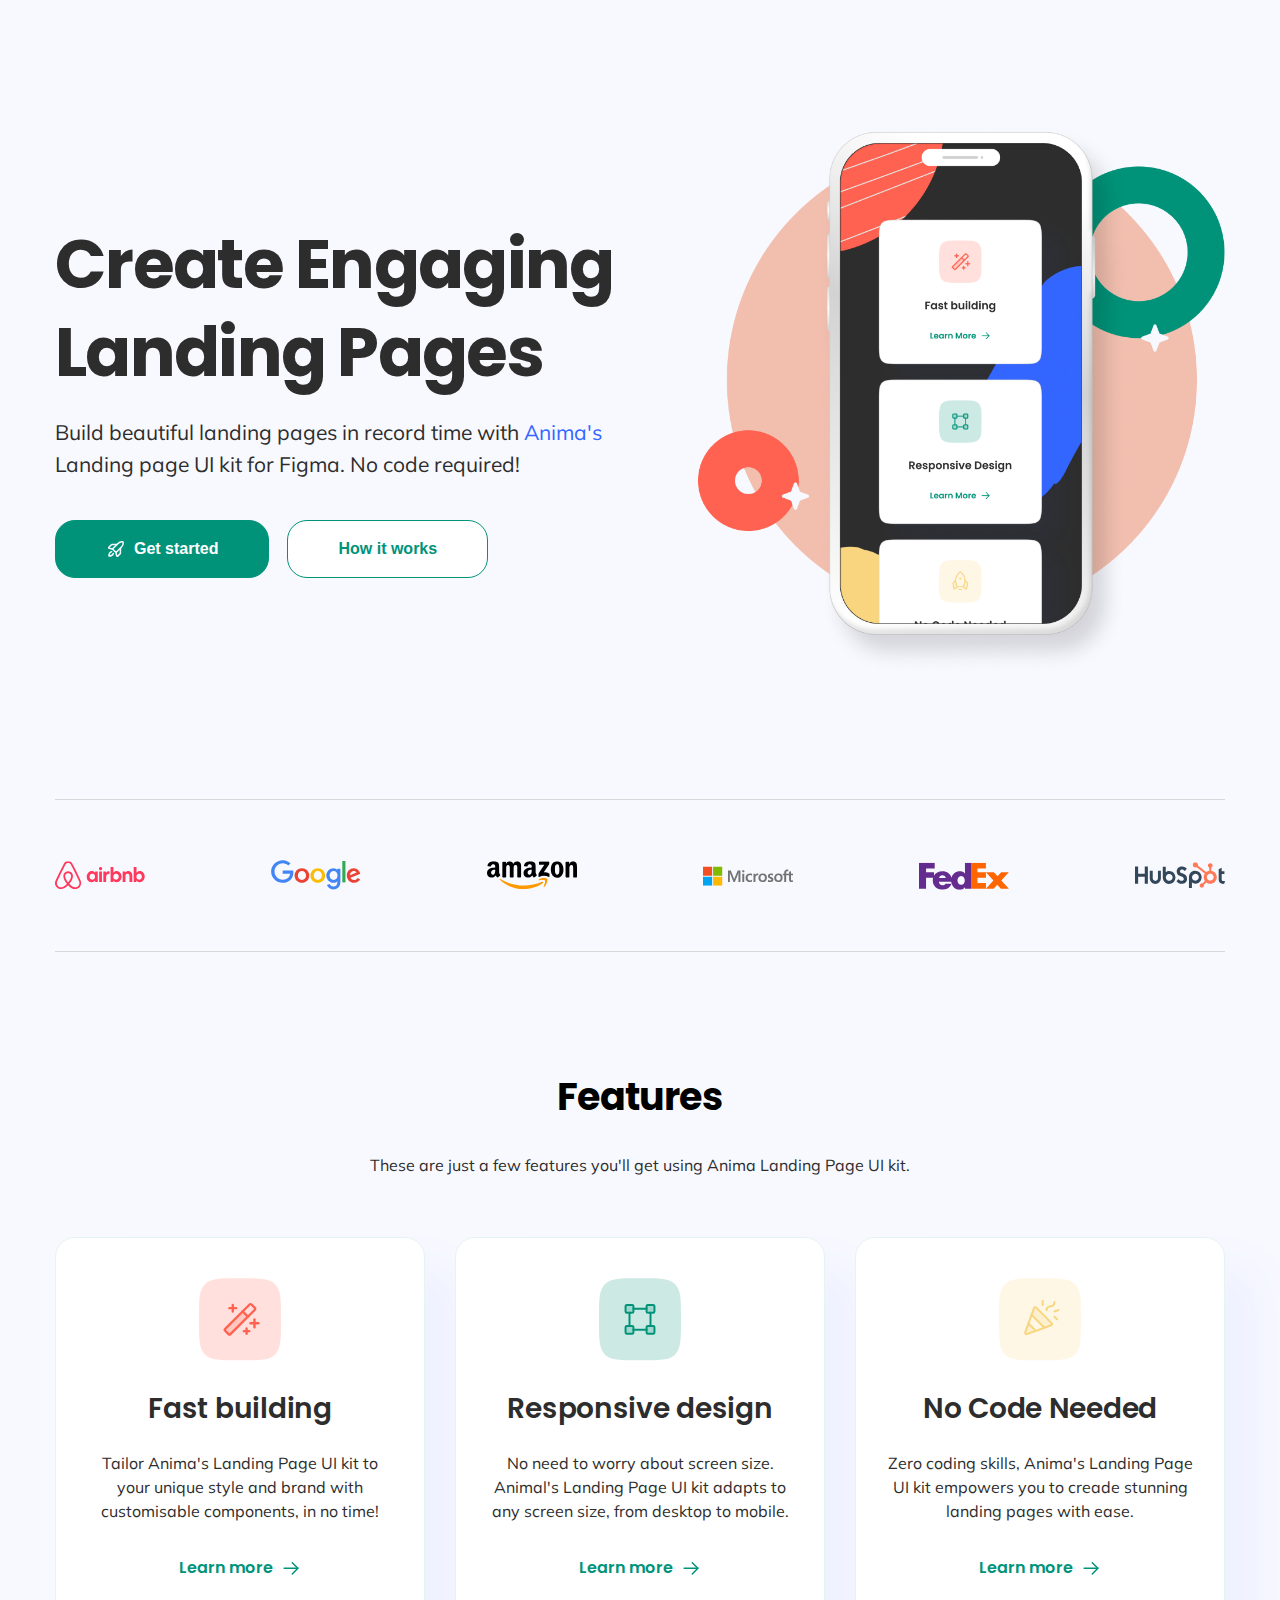
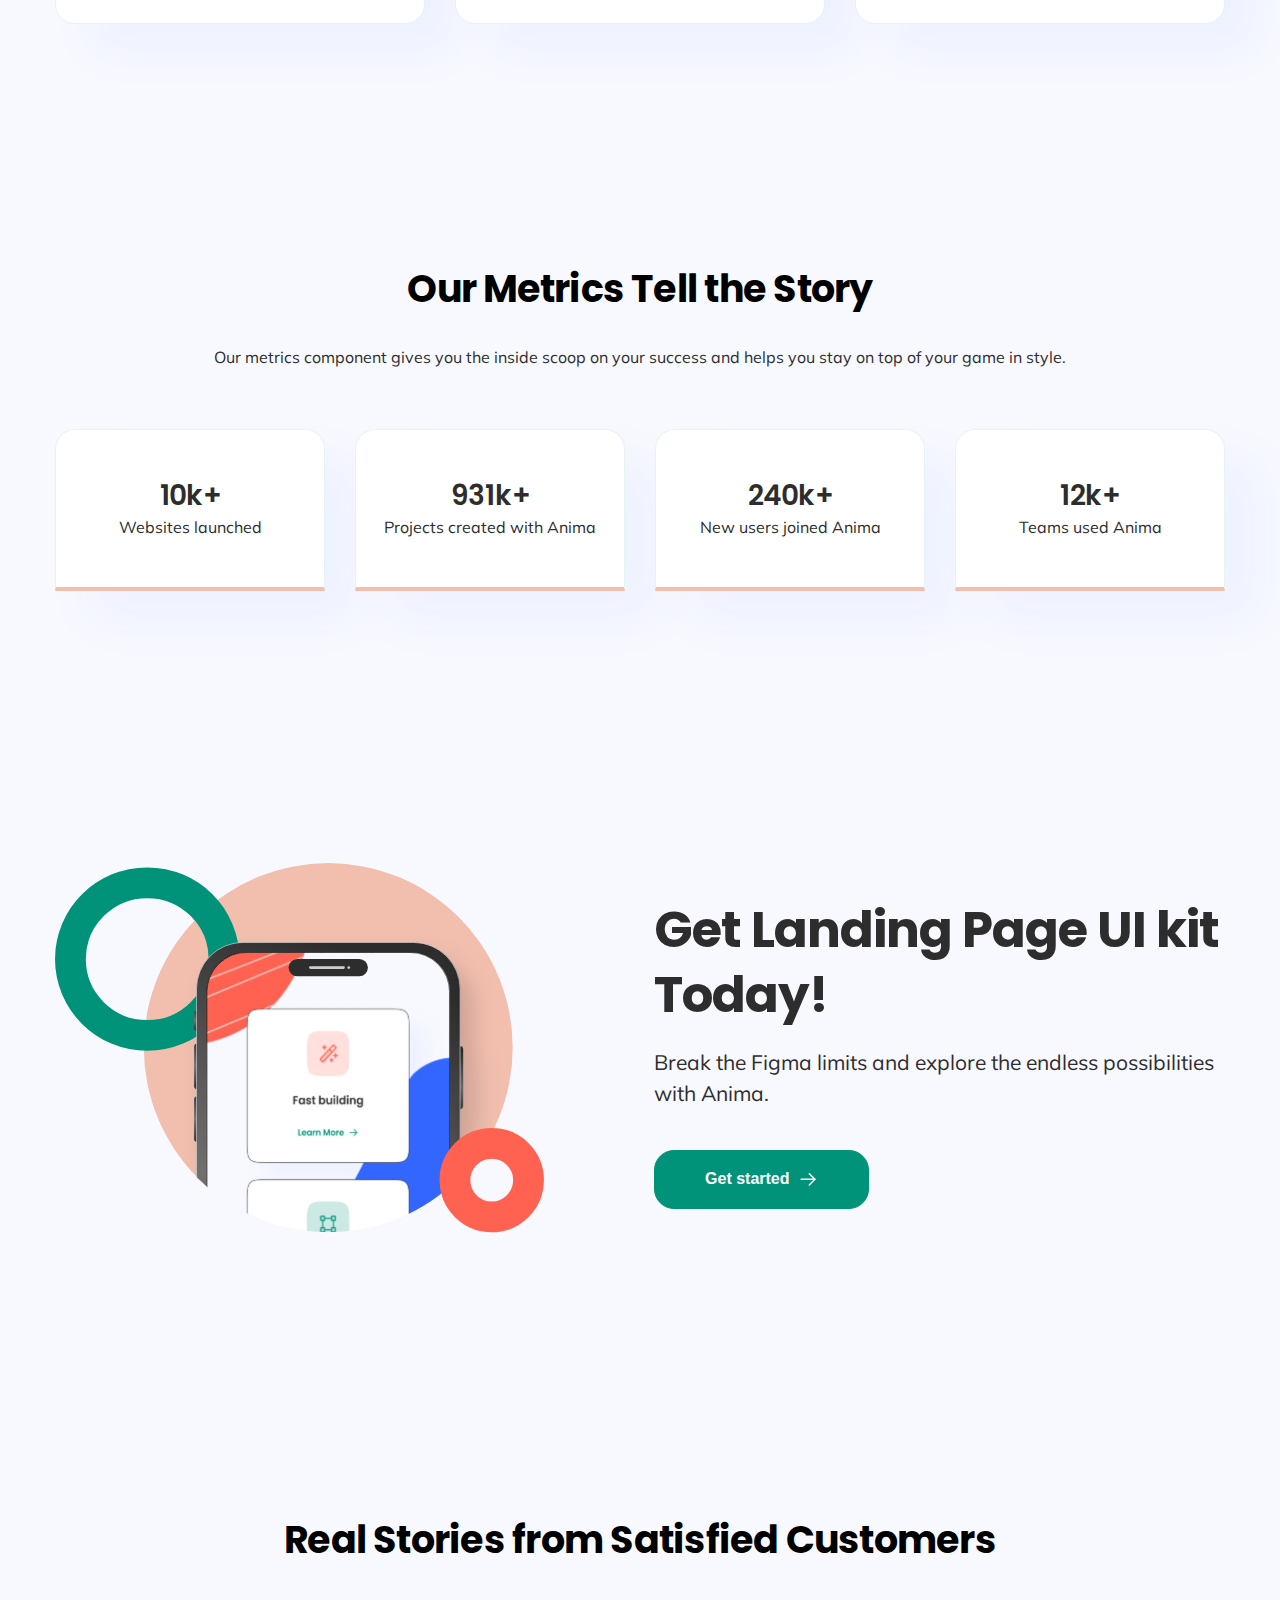
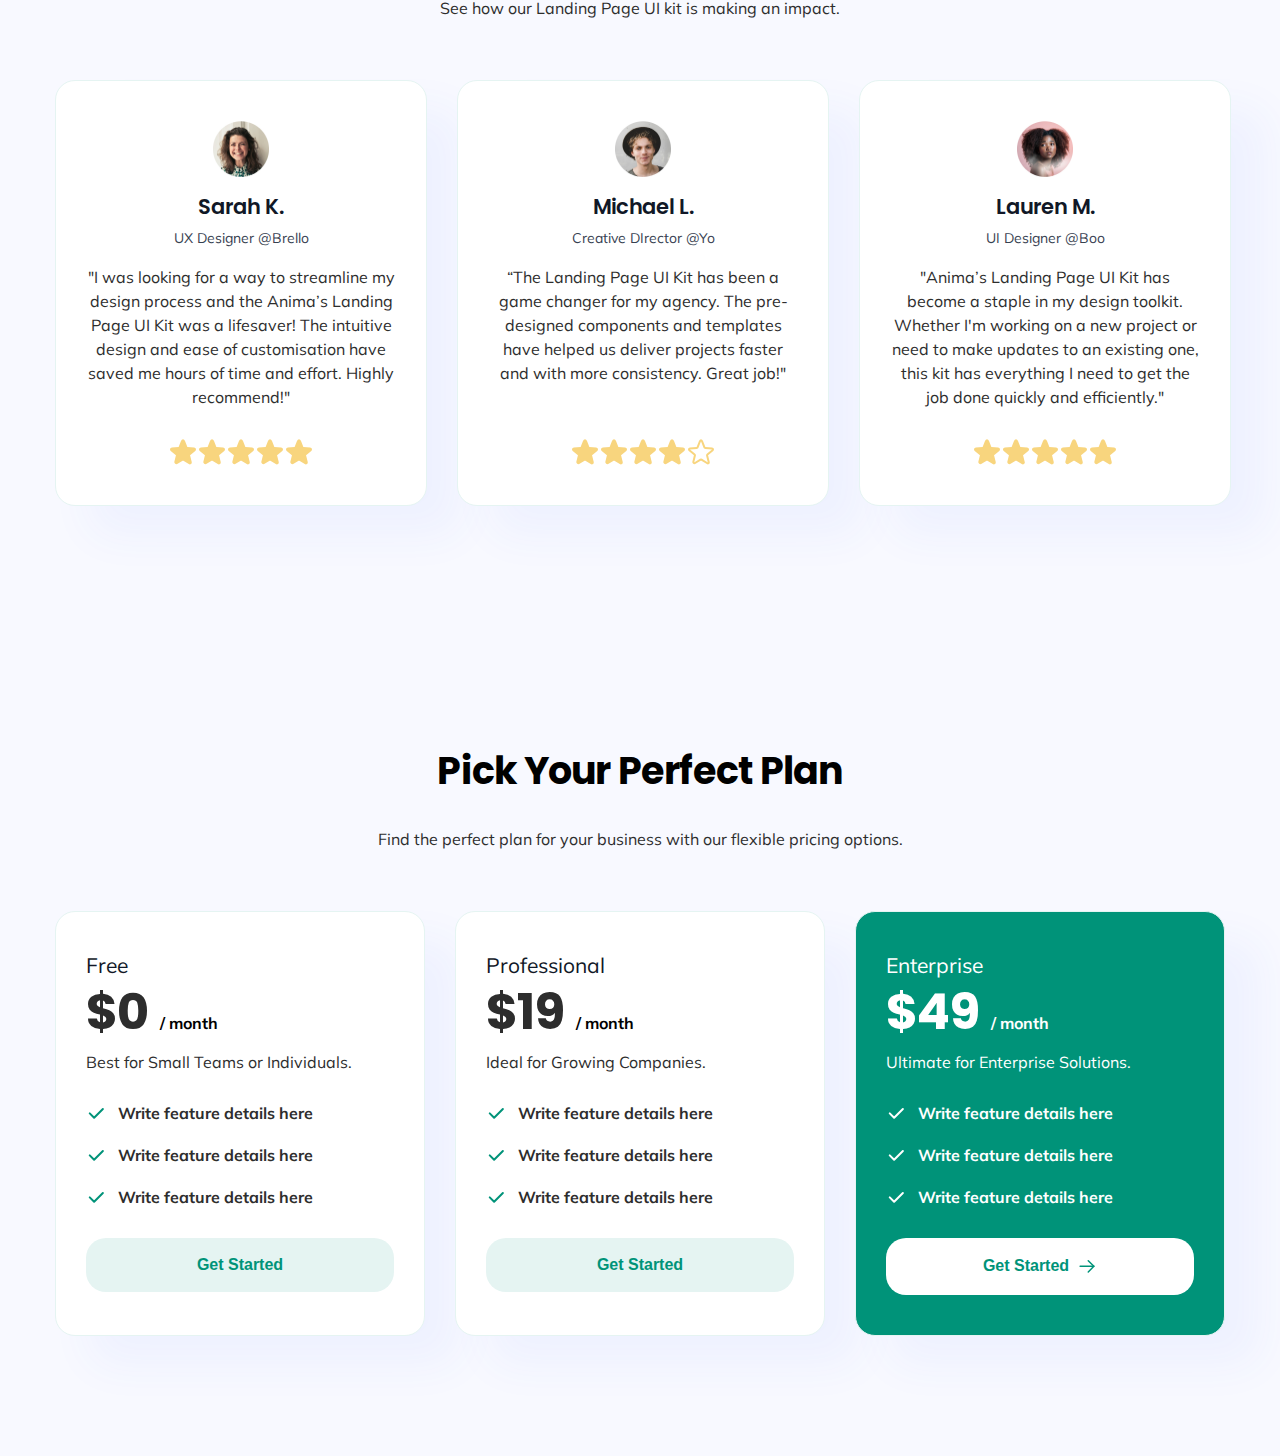
<file: figma.html>
<!doctype html>
<html lang="en">

<head>
  <meta charset="utf-8">
  <meta http-equiv="X-UA-Compatible" content="IE=edge">
  <meta name="viewport" content="width=device-width,initial-scale=1,minimum-scale=1">
  <link rel="stylesheet" href="assets/css/general.css" />
  <link rel="stylesheet" href="assets/css/hero.css" />
  <link rel="stylesheet" href="assets/css/buttons.css" />
  <link rel="stylesheet" href="assets/css/clients.css" />
  <link rel="stylesheet" href="assets/css/section.css" />
  <link rel="stylesheet" href="assets/css/cards.css" />
  <link rel="stylesheet" href="assets/css/typography.css" />
  <link rel="stylesheet" href="assets/css/pricing.css" />
  <title>First Figma copy</title>
  <link rel="preconnect" href="https://fonts.googleapis.com">
  <link rel="preconnect" href="https://fonts.gstatic.com" crossorigin>
  <link
    href="https://fonts.googleapis.com/css2?family=Mulish:ital,wght@0,400;0,700;1,400;1,700&family=Poppins:wght@600;700&display=swap"
    rel="stylesheet">

</head>

<body>
  <header>

  </header>

  <main class="wrapper">
    <section class="section section-hero">
      <div class="hero__editorial">
        <div class="editorial__left">
          <h1 class="h1"> Create Engaging Landing Pages</h1>
          <p class="hero__p">Build beautiful landing pages in record time with <a href="http://www.animaapp.com">Anima's
            </a> Landing page UI kit for Figma. No code required!</p>
          <div class="row">
            <a class="button is-getstart" href="/">
              <svg xmlns="http://www.w3.org/2000/svg" width="20" height="20"
                viewBox="0 0 20 20" fill="none">
                <path
                  d="M7.35156 14.4219C6.46094 17.0703 2.92969 17.0703 2.92969 17.0703C2.92969 17.0703 2.92969 13.5391 5.57813 12.6484"
                  stroke="#F8F9FF" stroke-width="1.5" stroke-linecap="round" stroke-linejoin="round" />
                <path
                  d="M15.3047 8.23437L10 13.5391L6.46094 10L11.7656 4.69531C13.7734 2.6875 15.7812 2.71094 16.6406 2.83594C16.7732 2.85363 16.8963 2.91447 16.9909 3.00907C17.0855 3.10367 17.1464 3.22677 17.1641 3.35937C17.2891 4.21875 17.3125 6.22656 15.3047 8.23437Z"
                  stroke="#F8F9FF" stroke-width="1.5" stroke-linecap="round" stroke-linejoin="round" />
                <path
                  d="M14.4219 9.11719V14.1641C14.4195 14.3289 14.3521 14.4862 14.2344 14.6016L11.7109 17.1328C11.6309 17.2128 11.5306 17.2695 11.4208 17.297C11.3111 17.3244 11.1959 17.3215 11.0876 17.2886C10.9794 17.2558 10.882 17.1941 10.8061 17.1102C10.7301 17.0264 10.6783 16.9235 10.6562 16.8125L10 13.5391"
                  stroke="#F8F9FF" stroke-width="1.5" stroke-linecap="round" stroke-linejoin="round" />
                <path
                  d="M10.8828 5.57812H5.83588C5.67102 5.58047 5.51377 5.64787 5.39838 5.76563L2.86713 8.28906C2.78716 8.36912 2.73043 8.46939 2.70299 8.57916C2.67554 8.68894 2.67842 8.8041 2.7113 8.91237C2.74418 9.02064 2.80584 9.11796 2.8897 9.19393C2.97355 9.2699 3.07646 9.32168 3.18744 9.34375L6.46088 10"
                  stroke="#F8F9FF" stroke-width="1.5" stroke-linecap="round" stroke-linejoin="round" />
              </svg>Get started</a>
            <a class="button is-howworks" href="/">How it works</a>
          </div>
        </div>
        <div class="editorial__right">
          <img src="assets/img/phone1.png">
        </div>
      </div>
    </section>
    <div class="clients__scroll">
      <!-- <img src="assets/img/logos.png"> -->
      <img src="assets/img/airbnb.svg" />
      <img src="assets/img/google.svg" />
      <img src="assets/img/amazon.svg" />
      <img src="assets/img/msft.svg" />
      <img src="assets/img/Fedex.svg" />
      <img src="assets/img/hubspot.svg" />
    </div>
    <section class="section section--advantages">
      <header class="section__header">
      <h2>Features</h2>
      <p>These are just a few features you'll get using Anima Landing Page UI kit.</p>
      </header>
      <div class="features__cards">
      <article class="card card--third">
        <img src="assets/img/fast-building.svg">
        <h4>Fast building</h4>
        <p>Tailor Anima's Landing Page UI kit to your unique style and brand with customisable components, in no time!</p>
        <a class="features--learn" href="/">Learn more <img class="arrow--right" src="assets/img/ArrowRight.svg"></a>
      </article>
      <article class="card card--third">
        <img src="assets/img/res-design.svg"> 
        <h4>Responsive design</h4>
        <p>No need to worry about screen size. Animal's Landing Page UI kit adapts to any screen size, from desktop to mobile.</p>
        <a class="features--learn" href="/">Learn more <img class="arrow--right" src="assets/img/ArrowRight.svg"></a>
      </article>
      <article class="card card--third">
        <img src="assets/img/no-code.svg">
        <h4>No Code Needed</h4>
        <p>Zero coding skills, Anima's Landing Page UI kit empowers you to creade stunning landing pages with ease.</p>
        <a class="features--learn" href="/">Learn more <img class="arrow--right" src="assets/img/ArrowRight.svg"></a>
      </article>
      </div>
    </section>
    <section class="section section--numbers">
      <div class="section__header">
        <h2>Our Metrics Tell the Story</h2>
        <p>Our metrics component gives you the inside scoop on your success and helps you stay on top of your game in style. </p>
      </div>
      <div class="text-card">
        <article class="card card--fourth">
          <h4>10k+</h4>
          <p>Websites launched</p>
        </article>
        <article class="card card--fourth">
          <h4>931k+</h4>
          <p>Projects created with Anima</p>
        </article>
        <article class="card card--fourth">
          <h4>240k+</h4>
          <p>New users joined Anima</p>
        </article>
        <article class="card card--fourth">
          <h4>12k+</h4>
          <p>Teams used Anima</p>
        </article>
      </div>
    </section>
    <section class="section section--mkt">
      <div class="hero__editorial">
        <div class="editorial__right">
          <img src="assets/img/phone2.svg">
        </div>
        <div class="editorial__left">
          <h2 class="h2"> Get Landing Page UI kit Today!</h2>
          <p class="hero__p">Break the Figma limits and explore the endless possibilities with Anima.</p>
          <div class="row">
            <a class="button is-getstart" href="/">Get started 
              <svg width="20" height="21" viewBox="0 0 20 21" fill="none" xmlns="http://www.w3.org/2000/svg">
              <path d="M3.125 10.3158H16.875" stroke="#fff" stroke-width="1.5" stroke-linecap="round" stroke-linejoin="round"/>
              <path d="M11.25 4.6908L16.875 10.3158L11.25 15.9408" stroke="#fff" stroke-width="1.5" stroke-linecap="round" stroke-linejoin="round"/>
              </svg>
               </a>
          </div>
        </div>
        
      </div>
    </section>
    <section class="section section--testimonials">
      <div class="section__header">
        <h2>Real Stories from Satisfied Customers</h2>
        <p>See how our Landing Page UI kit is making an impact.</p>
      </div>
      <div class="features__cards">
        <article class="card card--testimonial">
          <img class="card__img--small" src="assets/img/sarah.jpg">
          <h5>Sarah K. </h5>
          <h6>UX Designer @Brello</h6>
          <p>"I was looking for a way to streamline my design process and the Anima’s Landing Page UI Kit was a lifesaver! The intuitive design and ease of customisation have saved me hours of time and effort. Highly recommend!" </p>
          <img class="stars" src="assets/img/5star.svg">
        </article>
        <article class="card card--testimonial">
          <img class="card__img--small" src="assets/img/michael.jpg">
          <h5>Michael L. </h5>
          <h6>Creative DIrector @Yo </h6>
          <p>“The Landing Page UI Kit has been a game changer for my agency. The pre-designed components and templates have helped us deliver projects faster and with more consistency. Great job!" </p>
          <img class="stars" src="assets/img/4Star.svg">
        </article>
        <article class="card card--testimonial">
          <img class="card__img--small" src="assets/img/lauren.jpg">
          <h5>Lauren M. </h5>
          <h6>UI Designer @Boo </h6>
          <p>"Anima’s Landing Page UI Kit has become a staple in my design toolkit. Whether I'm working on a new project or need to make updates to an existing one, this kit has everything I need to get the job done quickly and efficiently." </p>
          <img class="stars" src="assets/img/5star.svg">
        </article>
      </div>
    </section>
    <section class="section section--plans">
      <div class="section__header">
        <h2>Pick Your Perfect Plan</h2>
        <p>Find the perfect plan for your business with our flexible pricing options.</p>
      </div>
      <div class="features__cards price-plan">
        <article class="card card--third">
          <h5> Free </h5>
          <div class="price">
          <h2>$0 </h2>
          <strong>/ month</strong>
          </div>
          <p> Best for Small Teams or Individuals.</p>
          <ul>
            <li>Write feature details here </li>
            <li>Write feature details here </li>
            <li>Write feature details here </li>
          </ul>
          <a class="button is-getplan" href="/">Get Started</a>
        </article>
        <article class="card card--third">
          <h5>Professional </h5>
          <div class="price">
          <h2>$19 </h2>
          <strong>/ month</strong>
          </div>
          <p> Ideal for Growing Companies.</p>
          <ul>
            <li>Write feature details here </li>
            <li>Write feature details here </li>
            <li>Write feature details here </li>
          </ul>
          <a class="button is-getplan" href="/">Get Started</a>
        </article>
        <article class="card card--third bg-green">
          <h5>Enterprise </h5>
          <div class="price">
          <h2>$49 </h2>
          <strong>/ month</strong>
          </div>
          <p>Ultimate for Enterprise Solutions. </p>
          <ul>
            <li>Write feature details here </li>
            <li>Write feature details here </li>
            <li>Write feature details here </li>
          </ul>
          <a class="button is-getplan" href="/">Get Started 
            <svg width="20" height="21" viewBox="0 0 20 21" fill="none" xmlns="http://www.w3.org/2000/svg">
            <path d="M3.125 10.3158H16.875" stroke="#009379" stroke-width="1.5" stroke-linecap="round" stroke-linejoin="round"/>
            <path d="M11.25 4.6908L16.875 10.3158L11.25 15.9408" stroke="#009379" stroke-width="1.5" stroke-linecap="round" stroke-linejoin="round"/>
            </svg>
            </a>
        </article>
        </div>

    </section>

  </main>

  <footer>

  </footer>
</body>

</html>
</file>
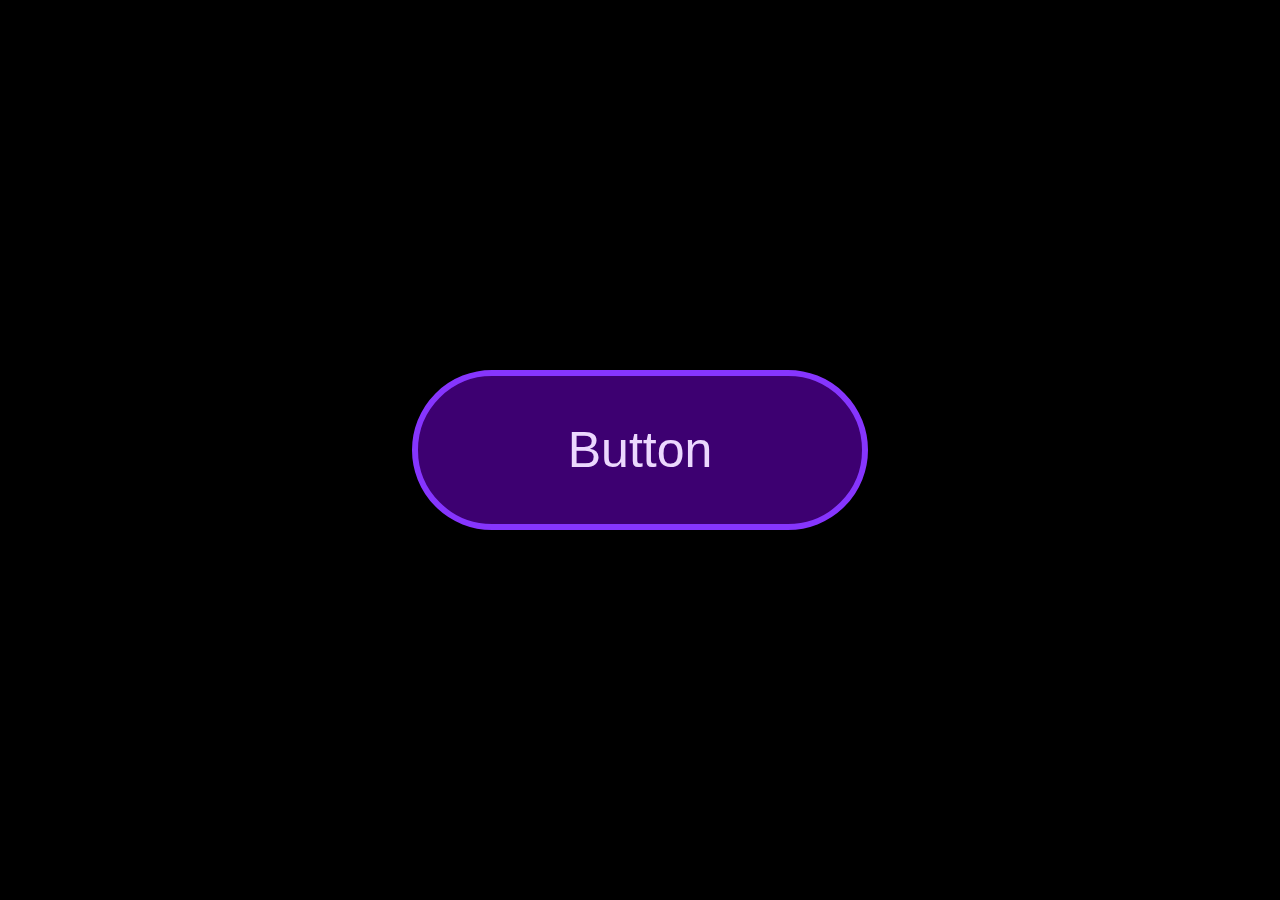
<file: mfb.html>
<!doctype html>
<html lang="en">
  <head>
    <style>
    html {
        background: #000;
    }

    body {
        margin: 0;
    }

    .center {
        display: flex;
        align-items: center;
        justify-content: center;
        height: 100vh;
    }

    .button {
        display: inline-block;
        font-size: 50px;
        color: #ECD8FE;
        text-decoration: none;
        padding: 45px 150px;
        border-radius:80px;
        font-family: Arial, Helvetica, sans-serif;
        transition: all 250ms;
    }

    .button--purple {
        background: #3D0071;
        border: 6px solid #8635FE;
     }

     .button:hover {
        background: #8635FE;
     }
    </style>
  </head>
  <body>

    <header>
    </header>

    <main>
      <div class="center">
        <a href="/" class="button button--purple" target="_blank">Button</a> 
      </div>
    </main>

    <footer>

    </footer>
  </body>
</html>
</file>
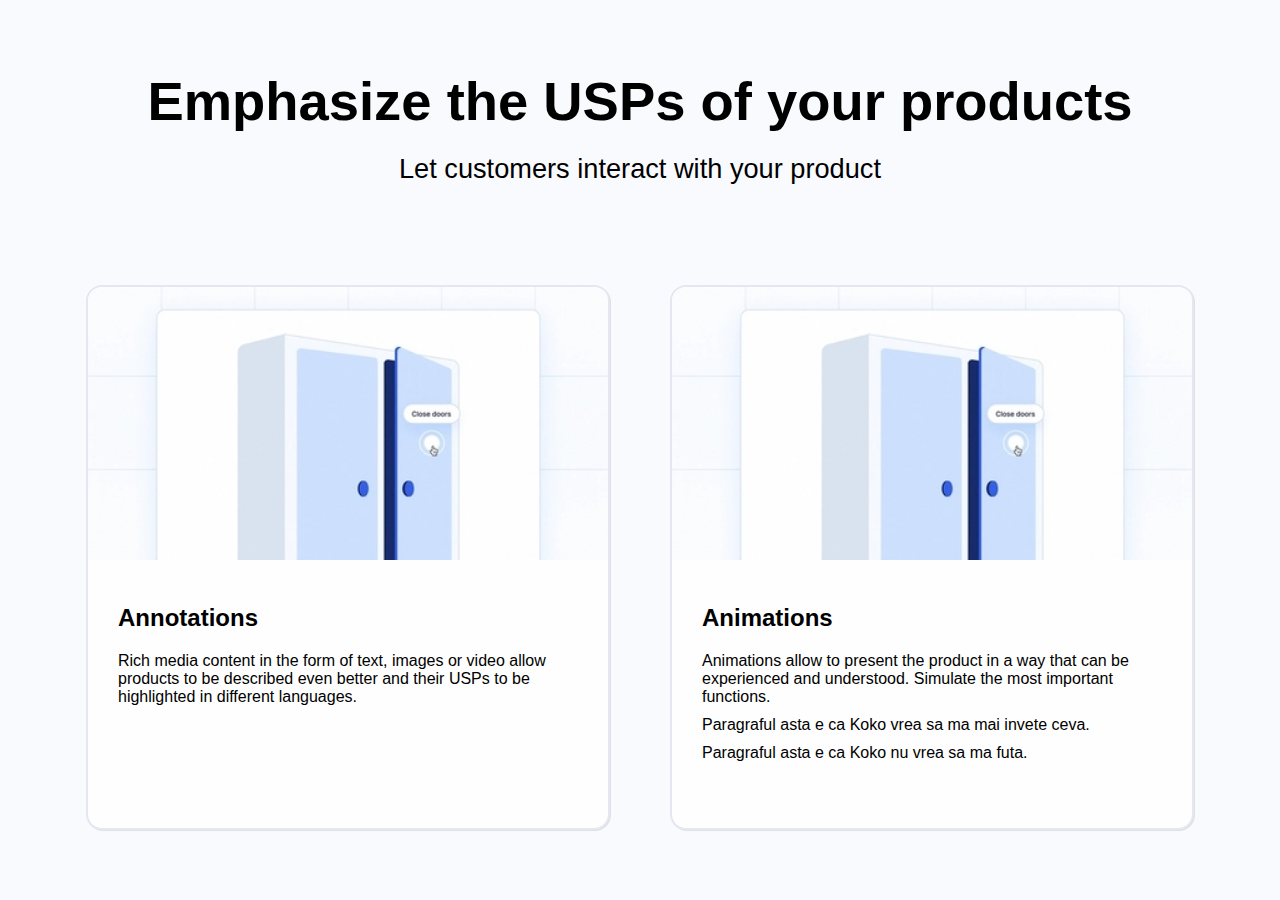
<file: mfc.html>
<!doctype html>
<html lang="en">
  <head>
    <style>
  body {
    background: #F9FAFE;
    margin: 0;
    font-family: sans-serif;
  }

  .wrapper {
    display:flex;
    justify-content: center;
    height: 100vh;
    flex-direction: column;
  }

  .section--header{
    text-align: center;
    margin-bottom: 80px;
    font-size: 1.7rem;
  }

  .section--header h1,
  .section--header p {
    margin: 0 0 20px 0;
  }



  .card {
    background: #FEFEFE;
    border: 2px solid #E2E7F1;
    border-radius: 16px;
    width: 520px;
    overflow: hidden;
    box-shadow: 1px 1px #e2e1e1;

  }

  .card__container {
    padding: 40px 30px 66px 30px;

  }
  .card img{
    width: 100%;
  }

  .card__container h2 {
    margin: 0 0 20px 0;
  }

  .card__container p{
    margin: 0;
  }

  .card__container p+p {
    margin-top: 10px;
  }

  .center {
    display: flex;
    justify-content: center;
    gap: 60px;
  }
    </style>
  </head>
  <body>

    <header>
    </header>

    <main>
    <div class="wrapper">
    <div class="section--header">
        <h1>Emphasize the USPs of your products</h1>
        <p> Let customers interact with your product</p>
    </div>
        <div class="center">
        <div class="card">
            <img src="card.jpg">
            <div class="card__container">
                <h2>Annotations</h2>
                <p>Rich media content in the form of text, images or video allow products to be described even better and their USPs to be highlighted in different languages.</p>
            </div>
        </div>
        <div class="card">
            <img src="card.jpg">
            <div class="card__container">
                <h2>Animations</h2>
                <p> Animations allow to present the product in a way that can be experienced and understood. Simulate the most important functions.</p>
                <p> Paragraful asta e ca Koko vrea sa ma mai invete ceva.</p>
                <p> Paragraful asta e ca Koko nu vrea sa ma futa.</p>
            </div>
        </div>
    </div>
    </div>
     

    </main>

    <footer>

    </footer>
  </body>
</html>
</file>
<file: BNB/assets/css/base.css>
html,
body {
  font-family: Roboto, sans-serif;
  font-weight: 400;
  font-size: 16px;
  line-height: 1.5;
  margin: 0;
  color: var(--color-text-default)
}

a {
  color: inherit;
}

a.post__tags {
  text-decoration: none;
  color: var(--color-text-green);
}

a.arrow_left {
  color: var(--color-black);
  text-decoration: none;
}

a.related {
  text-decoration: none;
}

@media (min-width: 768px) {
  body {
    line-height: 28px;
  }
}

@media (min-width: 1440px) {
    body {
      font-size: 18px;
    }
}
</file>
<file: BNB/assets/css/typography.css>
h1 {
    font-family: system-ui, -apple-system, BlinkMacSystemFont, 'Segoe UI', Roboto, Oxygen, Ubuntu, Cantarell, 'Open Sans', 'Helvetica Neue', sans-serif;
    font-style: normal;
    font-weight: 700;
    font-size: 38px;
    line-height: 130%;
    text-align: center;
    letter-spacing: -0.02em;
    color: var(--color-default);
}

h2 {
    font-family: system-ui, -apple-system, BlinkMacSystemFont, 'Segoe UI', Roboto, Oxygen, Ubuntu, Cantarell, 'Open Sans', 'Helvetica Neue', sans-serif;
    font-style: normal;
    font-weight: 700;
    font-size: 38px;
    line-height: 130%;
    text-align: center;
    letter-spacing: -0.02em;
    color: var(--color-black);
}

h3 {

    font-family: system-ui, -apple-system, BlinkMacSystemFont, 'Segoe UI', Roboto, Oxygen, Ubuntu, Cantarell, 'Open Sans', 'Helvetica Neue', sans-serif;
    font-style: normal;
    font-weight: 600;
    font-size: 28px;
    line-height: 130%;
    letter-spacing: -0.01em;
    color: var(--color-default);
}

h4 {
    font-family: system-ui, -apple-system, BlinkMacSystemFont, 'Segoe UI', Roboto, Oxygen, Ubuntu, Cantarell, 'Open Sans', 'Helvetica Neue', sans-serif;
    font-style: normal;
    font-weight: 600;
    font-size: 21px;
    line-height: 130%;
    text-align: center;
    color: var(--color-related);
}

h5 {
    font-family: system-ui, -apple-system, BlinkMacSystemFont, 'Segoe UI', Roboto, Oxygen, Ubuntu, Cantarell, 'Open Sans', 'Helvetica Neue', sans-serif;
    color: var(--color-card-desc);
    font-size: 16px;
    font-weight: 400;
    line-height: 27px;
    margin: 0;
}

h6 {
    font-family: system-ui, -apple-system, BlinkMacSystemFont, 'Segoe UI', Roboto, Oxygen, Ubuntu, Cantarell, 'Open Sans', 'Helvetica Neue', sans-serif;
    font-style: normal;
    font-weight: 400;
    font-size: 14px;
    line-height: 160%;
    text-align: center;
    color: var(--color-customers);
}

time {
    color: var(--color-black);
}
</file>
<file: BNB/assets/css/variables.css>
:root {
--bg-color--white: #ffff;
--bg-color--black: #000;
--color-text-green: #0EAD8E;
--color-text-default: #858b8a;
--color-white: #fff;
--color-black: #000;
--color-border-top:#222; 
--color-related: #0d1312;
--color-card-desc: #5e6463;
--color-footer-socials: rgb(133, 139, 138);
}
</file>
<file: BNB/assets/css/wrapper.css>
.wrapper {
    padding: 0 24px;
    background-color: var(--bg-color--white);
    max-width: 1440px;
    margin-left: auto;
    margin-right: auto;
}

.wrapper__footer {
    background-color: var(--bg-color--black);
    text-align: left;
    padding: 40px 24px 24px;
    max-width: 1440px;
    margin-left: auto;
    margin-right: auto;
}

@media (min-width: 768px) {
   .wrapper__footer {
    display: flex;
    justify-content: space-between;
   }
}

@media (min-width: 1024px) {
    

}

@media (min-width: 1440px) {
   

}
</file>
<file: BNB/assets/css/article.css>
.article {
    margin-top: 30px;
}

.bnb {
    border-top: 8px solid var(--color-border-top);
    padding-bottom: 48px;
    padding-top: 40px;
}

.post__tags {
    position: relative;
    display: block;
    width: 100%;
    font-size: 14px;
    font-weight: 600;
    line-height: 20px;
    text-transform: uppercase;
    padding-left: 24px;
    margin-bottom: 24px;
}

.post__tags:before {
    background: currentColor;
    content: "";
    height: 2px;
    left: 0;
    margin-top: -2px;
    position: absolute;
    top: 50%;
    width: 16px;
}

.post__date {
    display: block;
    font-size: 14px;
    font-weight: 500;
    line-height: 21px;
    margin-bottom: 8px;
}

h2 a {
    display: block;
    text-decoration: none;
    font-weight: 500;
    line-height: 36px;
    word-break: break-word;
    font-size: 25px;
    overflow: hidden;
    text-align: left;
}

.post__image {
    display: block;
    margin-bottom: 24px;
    max-width: 100%;
}

.post__text p {
    margin-bottom: 24px;
}

.post__text p:last-child {
    margin-bottom: 88px;
}

.arrow_left {
    color: var(--color-black);
    font-size: 21px;
    line-height: 31px;
    padding-left: 41px;
    position: relative;
}

.arrow_left .arrow {
    height: 10px;
    left: 0;
    margin-top: -5px;
    top: 50%;
    transform: rotate(180deg) translateX(0);
    width: 25px;
    position: absolute;
}

.footer__nav {
    padding-left: 8.3333333333%;
    padding-right: 8.3333333333%;
    margin-bottom: 64px;
}

@media (min-width: 768px) {
    .article {
        display: flex;
        justify-content: space-between;
        margin-bottom: 104px;
    }

    .bnb {
        flex: 0 0 33.333333333%;
        max-width: 33.333333333%;
        width: 33.333333333%;
    }

    .post__text {
        flex: 0 0 58.333333333%;
        max-width: 58.333333333%;
        width: 58.333333333%;
    }

    .post__title a {
        font-weight: 500;
        line-height: 38px;
        font-size: 28px;
    }

    .post__text p:last-child {
        margin-bottom: 0px;
    }

    .footer__nav {
        margin-bottom: 80px;
    }
}

@media (min-width: 1024px) {


    .post__text {
        padding-right: 96px;
    }
}

@media (min-width: 1440px) {
    .post__text {
        padding-right: 121px;
    }

    .post__title a {
        font-weight: 500;
        line-height: 40px;
        font-size: 30px;
    }

    .post__date {
        font-size: 16px;
        line-height: 24px;
    }


}
</file>
<file: BNB/assets/css/related__cards.css>
.related__cards {
    margin-left: auto;
    margin-right: auto;
    max-width: 1440px;
    padding-left: 24px;
    padding-right: 24px;
    width: 100%;
    vertical-align: baseline;
    text-decoration: none;
}

.related__headline {
    margin-bottom: 24px;
}

.card__details {
    padding: 16px 4px;
}

.card__title {
    text-align: left;
    color: #000;
    font-size: 19px;
    font-weight: 500;
    line-height: 28px;
    margin: 0 0 8px;
    text-shadow: 0.03em 0 #fff, -0.03em 0 #fff, 0 0.03em #fff, 0 -0.03em #fff, 0.06em 0 #fff, -0.06em 0 #fff, 0.09em 0 #fff, -0.09em 0 #fff, 0.12em 0 #fff, -0.12em 0 #fff, 0.15em 0 #fff, -0.15em 0 #fff;
}

.card__desc {
    color: #5e6463;
    font-size: 16px;
    font-weight: 400;
    line-height: 27px;
    margin: 0;
}

.related {
    margin-bottom: 32px;
    display: inline-block;
    overflow: hidden;
    position: relative;
    vertical-align: top;
    width: 100%;
}

@media (min-width: 768px) {
    .related__cards {
        display: flex;
        flex-wrap: wrap;
        justify-content: space-between;

    }

    .cards {
        display: flex;
        margin-bottom: -48px;
    }

    .related__headline {
        flex: 1 0 100%;
        text-align: left;
        margin-bottom: 32px;
    }

    .related {
        flex: 0 0 33.3333333333%;
        max-width: 33.333333333%;
        margin-bottom: 48px;
        padding-left: 8px;
        padding-right: 8px;
    }
}
@media (min-width: 1440px) {
    .related__cards {
        padding-left: 8.333333333%;
        padding-right: 8.333333333%;
        
    }

    .card__title {
        font-size: 24px;
        line-height: 34px;
    }

    .card_desc {
        font-size: 18px;
        line-height: 28px;
    }

    .related__headline {
        font-size: 24px;
        line-height: 34px;

    }

    .card__image img {
       aspect-ratio: 317 / 180;
    }
}
</file>
<file: BNB/assets/css/footer.css>
footer {
    max-width: 1440px;
}

.white {
    color: var(--color-white);
}

.menu {
    display: none;
}

.social {
    width: 24px;
}

.footer__text h2 {
    text-align: left;
    font-size: 25px;
    font-weight: 400;
    margin-top: 40px;
}

.newbiz {
    display: block;
    margin-bottom: 40px;
}

footer h3 {
    font-size: 16px;
    font-weight: 500;
    margin: 0;
}

.address {
    margin-bottom: 24px;
}

.geninfo {
    margin-bottom: 24px;
}

.socials {
    display: flex;
    flex-wrap: wrap;
    margin-bottom: 40px;
    background-color: transparent;
}

.socials h3 {
    width: 100%;
}

.socials a {
    display: block;
    margin: 7px 16px 0 0;
    transition: color .2s;
}

.socials svg {
    fill: var(--color-footer-socials);
}

.footer__copy {
    display: flex;
    flex-wrap: wrap;

}

.footer__copy li {
    margin: 0 2em 0 0;
    font-weight: 400;
    line-height: 25px;
    font-size: 12px;
}

@media (min-width: 768px) {
    .menu {
        display: inline-block;
    }

    .links {
        display: flex;
        flex-wrap: wrap;
        width: 66%;
    }

    .menu li {
        font-size: 18px;
        font-weight: 500;
        line-height: 28px;
        margin-bottom: 16px;
    }

    .menu a {
        text-decoration: none;
    }

    .footer__text {
        display: flex;
        flex-wrap: wrap;
        width: 100%;
    }

    .footer__text h2 {
        width: 100%;
        font-size: 21px;
        line-height: 28px;
    }

    .newbiz {
        width: 100%;
        font-size: 18px;
        line-height: 28px;
    }

    .address {
        flex: 0 1 50%;
        font-size: 18px;
    }

    .address h3 {
        font-size: 16px;
        line-height: 28px;
    }

    .footer__cols2 {
        flex-direction: column;
    }

    .geninfo {
        font-size: 18px;
    }

    .geninfo h3 {
        font-size: 16px;
        line-height: 28px;
    }

    .socials h3 {
        font-size: 16px;
        line-height: 28px;
    }



}
</file>
<file: BNB/assets/css/newsletter.css>
.form {
    border-bottom: 1px solid #858b8a;
    margin-bottom: 16px;
    position: relative;
    transition: border-color .3s;
}

.arrow {
    width: 25px;
}

.header__container {
    display: flex;
    flex-wrap: wrap;
    margin-bottom: 24px;
}

.form__header {
    font-weight: 600;
    font-size: 21px;
    line-height: 36px;
    width: 100%;
    text-align: left;
}

.form__subtitle {
    font-size: 12px;
}

.form__subtitle {
    color: var(--color-white);
}
.subscribe__email {
    background: 0;
    border: 0;
    color: inherit;
    font: 400 16px Roboto, sans-serif;
    height: 24px;
    line-height: 24px;
    margin-bottom: 4px;
    padding-right: 16px;
    width: 100%;
}

.subscribe__button {
    color: inherit;
    font: 500 16px Roboto,sans-serif;
    background-color: transparent;
    border: 0;
    margin: 0;
    outline: 0;
    padding: 0;
    color: var(--color-white);
}

.subscribe__form {
    display: flex;
    justify-content: space-between;
}

@media (min-width: 768px) {
    .form {
        width: 100%;
    }

    .header__container {
        align-items: baseline;
    }
    .form__header {
        width: auto;
        flex-shrink: 1;
        padding-right: 10px;
        line-height: 25px;
    }

    .form__subtitle {
        flex-grow: 1;
        line-height: 16px;
    }

    .subscribe__email {
        font-size: 16px;
    }

    .subscribe__button {
        font-size: 16px;
    }
}
</file>
<file: Figma2/assets/css/base.css>
html,
body {
  font-family: Mulish, sans-serif;
  font-weight: 400;
  font-size: 16px;
  line-height: 1.5;
  margin: 0;
}

a {
  text-decoration: none;
}

a:not([class]) {
  color: var(--color-blue);
}

.bg-yellow {
  background-color: var(--color-background-yellow);
}

.bg-white {
  background-color: var(--color-background-white);
}
</file>
<file: Figma2/assets/css/variables.css>
:root {
--color-default: #2D2D2D;
--color-yellow: #F8D57E;
--color-black: #000;
--color-white: #fff;
--color-green: #009379;
--color-blue: #3366ff;
--color-card-title: #111827;
--color-customers: #374151;
--color-background-yellow: #f8d57e;
--color-background-white: #F8F9FF;
--color-dropshadow: rgba(51, 102, 255, 0.05);
--color-card-border-default: #e5f4f2;
}
</file>
<file: Figma2/assets/css/typography.css>
h1 {
    font-family: 'Poppins', sans-serif;
    font-style: normal;
    font-weight: 700;
    font-size: 38px;
    line-height: 130%;
    text-align: center;
    letter-spacing: -0.02em;
    color: var(--color-default);
}

h2 {
    font-family: 'Poppins', sans-serif;
    font-style: normal;
    font-weight: 700;
    font-size: 38px;
    line-height: 130%;
    text-align: center;
    letter-spacing: -0.02em;
    color: var(--color-default);
}

h3 {

    font-family: 'Poppins', sans-serif;
    font-style: normal;
    font-weight: 600;
    font-size: 28px;
    line-height: 130%;
    letter-spacing: -0.01em;
    color: var(--color-default);
}

h4 {
    font-family: 'Poppins', sans-serif;
    font-style: normal;
    font-weight: 600;
    font-size: 21px;
    line-height: 130%;
    text-align: center;
    color: var(--color-card-title);
}

.subtitle {
    font-family: 'Mulish', sans-serif;
    font-style: normal;
    font-weight: 400;
    font-size: 21px;
    line-height: 1.5;
    text-align: center;
    color: var(--color-default);
}

h6 {
    font-family: 'Mulish', sans-serif;
    font-style: normal;
    font-weight: 400;
    font-size: 14px;
    line-height: 160%;
    text-align: center;
    color: var(--color-customers);
}

.socials {
    font-family: 'Poppins', sans-serif;
    font-size: 14px;
    font-weight: 700;
    line-height: 20px;
    color: var(--color-green);
}

.team {
    text-align: center;
    font-size: 16px;
    font-family: 'Mulish', sans-serif;
    line-height: 20px;
    color: var(--color-customers)
}
</file>
<file: Figma2/assets/css/wrapper.css>
.wrapper {
    padding: 0 30px;
    border-radius: 0px;
    max-width: 1280px;
    margin-left: auto;
    margin-right: auto;
}

.wrapper:has(.section-header--narrow) {
    padding-bottom: 60px;
}

.wrapper:has(.integrations) {
    padding-bottom: 60px;
}

@media (min-width: 768px) {
    .wrapper {
        padding: 0 50px;
    }

    .wrapper:has(.section-header--narrow) {
        padding-bottom: 60px;
    }
}

@media (min-width: 1280px) {
    .wrapper {
        padding: 60px 55px;
    }

    .wrapper:has(.hero) {
        padding-bottom: 0;
    }

    .wrapper:has(.section-header--wide) {
        padding: 0 55px 60px;
    }
}
</file>
<file: Figma2/assets/css/hero.css>
.hero-text {
    padding: 60px 0px;
}

.hero h1 {
    padding-bottom: 20px;
}

.hero p{
    text-align: center;
    margin-bottom: 40px;
}
.hero-img {
    display: flex;
    justify-content: center;
}

@media (min-width: 768px) {
    .hero {
        padding: 100px 32px 0px;
    }

    .hero h1 {
        font-family: 'Poppins';
        font-style: normal;
        font-weight: 700;
        font-size: 67px;
        line-height: 1.3;
        text-align: center;
        font-feature-settings: 'liga' off;
        letter-spacing: -0.025em;
    }

    .hero p{
        font-weight: 400;
        font-size: 21px;
        line-height: 1.5;
        text-align: center;
    }

    .hero-img {
        padding: 0 85px;
    }
}

@media (min-width: 1280px) {
    .hero {
        display: flex;
        flex-direction: row;
        justify-content: center;
        align-items: end;
        padding: 120px 55px 0;
        gap: 100px;

    }

    .hero h1 {
        text-align: left;
    }
    .hero p {
        text-align: left;
    }
    .hero-text {
        max-width: 620px;
        flex: 1 0 58%;
        padding: 0 0 90px 0;
        text-align: left;

    }

    .hero-img {
        flex: 0 1 48%;
        padding: 0;
    }
    .hero img {
        max-width: 441px;

    }
}
</file>
<file: Figma2/assets/css/buttons.css>
.hero__buttons {
    display: flex;
    flex-direction: column;
    justify-content: center;
    align-items: center;
    gap: 18px;
    
    font-family: 'Poppins';
    font-style: normal;
    font-weight: 600;
    font-size: 16px;
    line-height: 1.5;
    text-align: center;
    font-feature-settings: 'liga' off;
}

.button {
    display: flex;
    justify-content: center;
    align-items: center;
    background-color: var(--color-white);
    border-radius:20px;
    border: 1px solid var(--color-green);
    padding: 17px 49px;
    max-width: 221px;
    gap: 8px;
    width: 100%;

}

.button--green {
    background-color: var(--color-green);  
}

.is-getstarted {
    color: var(--color-white);
    background-color: var(--color-green);
    display: flex;
    gap: 9px;
}

.is-howworks {
    color: var(--color-green)
}

@media (min-width: 768px) {
    .hero__buttons{
        flex-direction: row;

    }
    .button {
    width: auto;
    }

}

@media (min-width: 1280px) {
    .hero__buttons {
        justify-content: left;
    }
}
</file>
<file: Figma2/assets/css/section-header.css>
.section-header {
    padding: 60px 0px 50px;
}

.section-header h2 {
    padding-bottom: 20px;
}

.section-header--narrow {
    padding: 60px 0 30px
}

.section-header--wide {
    padding: 100px 0px 60px;
}

.section-header--team {
    padding: 60px 0 60px;
}

.section-header--team h2 {
    padding-bottom: 20px;
}

.subtitle {
    text-align: center;
    font-size: 16px;
}

@media (min-width: 1280px) {

    .section-header h2 {
        text-align: left;
    }

    .section-header--narrow h2 {
        text-align: center;
    }

    .section-header--narrow p {
        text-align: center;
        font-size: 16px;
        margin-bottom: 30px;
    }

    .section-header--wide {
        padding-top: 120px;
    }

    .section-header--wide h2 {
        text-align: center;
    }

    .section-header--wide p {
        text-align: center;
        font-size: 16px;
    }

    .subtitle {
        text-align: left;
    }
}
</file>
<file: Figma2/assets/css/features.css>
.features {
    display: flex;
    flex-wrap: wrap;
    gap: 20px;
    padding: 0px;
    filter: drop-shadow(34.8541px 29.626px 48.34px var(--color-dropshadow));
}

.feature__figure {
    margin-top: 60px;
    padding-bottom: 52px;
    max-width: 540px;
    width: 100%;
    margin-left: auto;
    margin-right: auto;
}

.feature {
    display: flex;
    align-items: center;
    padding: 20px;
    gap: 20px;
    background-color: var(--color-white);
    border: 1px solid var(--color-card-border-default);
    border-radius: 20px;
    overflow: hidden;
    flex: 0 0 100%;
}

@media (min-width: 768px) {
    .feature {
        flex: 1 1 calc(50% - 10px);
    }
}

@media (min-width: 1280px) {
    .wrapper--features {
        display: flex;
        gap: 60px;
    }

    .section-content {
        flex: 0 1 49%;
    }

    .feature__figure {
        flex: 1 1 0;
        margin-top: 54px;
        order: -1;
        margin-top: 30px;
        padding: 0;
        ;
    }
}
</file>
<file: Figma2/assets/css/selected-works.css>
.subtitle-left {
    text-align: center;
}

.large-screens {
    display: none;
}

@media (min-width: 780px) {
    .card__image img {
        aspect-ratio: 213.33 / 173;
        object-fit: cover;
        overflow: hidden;
    }
}

@media (min-width: 1280px) {
    .small-screens {
        display: none;
    }

    .large-screens {
        display: block;
    }

    .section-header--narrow {
        align-items: center;
    }

    .subtitle {
        font-size: 21px;
        padding-bottom: 0;
    }
}
</file>
<file: Figma2/assets/css/testimonials.css>
.card__text--center>p{
    padding-bottom: 12px;
}


.rating {
    margin-left: auto;
    margin-right: auto;
    background-image: url(../img/star-icon.svg) ;
    background-repeat: repeat;
    height: 26px;
    margin-bottom: 16px;
}

.rating-5 {
    width : calc(5*27px);
}

@media (min-width: 780px) {
    
    .testimonial-container {
        display: flex;
    }
}

@media (min-width: 1280px) {


}
</file>
<file: Figma2/assets/css/cards.css>
.cards {
    display: flex;
    flex-wrap: wrap;
    gap: 20px;
    padding: 0px;
    box-shadow: drop-shadow(34.8541px 29.626px 48.34px 0px var(--color-dropshadow));
}

.card {
    background-color: var(--color-white);
    border-radius: 20px;
    overflow: hidden;
}

.card--wide {
    margin-bottom: 40px;
}

.card__image {
    width: 100%;
}

.card__text {
    padding: 30px 30px 18px 30px;
}

.card__text h3,
.card__text p {
    margin-bottom: 12px;
}


.card__designers {
    width: 100%;
    margin-top: 40px;

}

.card__designers img {
    max-width: 120px;
    margin-left: auto;
    margin-right: auto;
    margin-bottom: 16px;
}

.card__designers h4 {
    margin-bottom: 6px;
}

.card__text--center {
    text-align: center;
    padding-bottom: 24px;
}

.card__text--center p:last-child {
    margin-bottom: 0px;
}

@media (min-width: 780px) {
    .cards {
        flex-wrap: nowrap;
    }

    .cards:has(.card--wide) {
        flex-wrap: wrap;
        gap: 30px;
        padding-bottom: 60px;
    }

    .card__text h3 {
        font-size: 21px;
    }

    .card--wide {
        margin-bottom: 0;
    }

     .card__designers {
        width: 100%;
        max-width: 250px;
        padding: 40px 30px 40px 40px;
        margin: 0;
    }

    .card__text--center {
        display: flex;
        flex-direction: column-reverse;
        justify-content: center;
        padding: 0;
    }

    .card__text--center p {
        text-align: left;
        margin-bottom: 0;
        padding-bottom: 0;
        padding-right: 40px;
    }

    .rating {
        margin-left: 0;
    }

}

@media (min-width: 1280px) {

    .cards {
        padding-bottom: 60px;
    }

    /*for testimonial only*/
    .cards:has(.card--wide) {
        flex-wrap: nowrap;
    }

    /**/
    .card__image img {
        aspect-ratio: 370 / 278;
        object-fit: cover;
    }

    .card__text h3 {
        text-align: left;
        font-size: 28px;

    }
}
</file>
<file: grid-system/styles.css>
.columns {
  --gap: 32px;

  display: flex;
  flex-wrap: wrap;
  margin-left: calc(var(--gap) * -1);
}

.columns > * {
  margin-left: var(--gap);
}

:where(.columns.columns-1 > *),
.columns-1:not(.columns) {
  flex-basis: calc(8.3333333333% - var(--gap));
}

:where(.columns.columns-2 > *),
.columns-2:not(.columns) {
  flex-basis: calc(16.6666666667% - var(--gap));
}

:where(.columns.columns-3 > *),
.columns-3:not(.columns) {
  flex-basis: calc(25% - var(--gap));
}

:where(.columns.columns-4 > *),
.columns-4:not(.columns) {
  flex-basis: calc(33.3333333333% - var(--gap));
}

:where(.columns.columns-5 > *),
.columns-5:not(.columns) {
  flex-basis: calc(41.6666666667% - var(--gap));
}

:where(.columns.columns-6 > *),
.columns-6:not(.columns) {
  flex-basis: calc(50% - var(--gap));
}

:where(.columns.columns-7 > *),
.columns-7:not(.columns) {
  flex-basis: calc(58.3333333333% - var(--gap));
}

:where(.columns.columns-8 > *),
.columns-8:not(.columns) {
  flex-basis: calc(66.6666666667% - var(--gap));
}

:where(.columns.columns-9 > *),
.columns-9:not(.columns) {
  flex-basis: calc(75% - var(--gap));
}

:where(.columns.columns-10 > *),
.columns-10:not(.columns) {
  flex-basis: calc(83.3333333333% - var(--gap));
}

:where(.columns.columns-11 > *),
.columns-11:not(.columns) {
  flex-basis: calc(91.6666666667% - var(--gap));
}

:where(.columns.columns-12 > *),
.columns-12:not(.columns) {
  flex-basis: calc(100% - var(--gap));
}

:where(.columns.columns-auto > *),
.columns-auto:not(.columns) {
  flex-basis: auto;
}

@media (min-width: 768px) {
  :where(.columns.md\:columns-1 > *),
  .md\:columns-1:not(.columns) {
    flex-basis: calc(8.3333333333% - var(--gap));
  }

  :where(.columns.md\:columns-2 > *),
  .md\:columns-2:not(.columns) {
    flex-basis: calc(16.6666666667% - var(--gap));
  }

  :where(.columns.md\:columns-3 > *),
  .md\:columns-3:not(.columns) {
    flex-basis: calc(25% - var(--gap));
  }

  :where(.columns.md\:columns-4 > *),
  .md\:columns-4:not(.columns) {
    flex-basis: calc(33.3333333333% - var(--gap));
  }

  :where(.columns.md\:columns-5 > *),
  .md\:columns-5:not(.columns) {
    flex-basis: calc(41.6666666667% - var(--gap));
  }

  :where(.columns.md\:columns-6 > *),
  .md\:columns-6:not(.columns) {
    flex-basis: calc(50% - var(--gap));
  }

  :where(.columns.md\:columns-7 > *),
  .md\:columns-7:not(.columns) {
    flex-basis: calc(58.3333333333% - var(--gap));
  }

  :where(.columns.md\:columns-8 > *),
  .md\:columns-8:not(.columns) {
    flex-basis: calc(66.6666666667% - var(--gap));
  }

  :where(.columns.md\:columns-9 > *),
  .md\:columns-9:not(.columns) {
    flex-basis: calc(75% - var(--gap));
  }

  :where(.columns.md\:columns-10 > *),
  .md\:columns-10:not(.columns) {
    flex-basis: calc(83.3333333333% - var(--gap));
  }

  :where(.columns.md\:columns-11 > *),
  .md\:columns-11:not(.columns) {
    flex-basis: calc(91.6666666667% - var(--gap));
  }

  :where(.columns.md\:columns-12 > *),
  .md\:columns-12:not(.columns) {
    flex-basis: calc(100% - var(--gap));
  }
  :where(.columns.md\:columns-auto > *),
  .md\:columns-auto:not(.columns) {
    flex-basis: auto;
  }
}

@media (min-width: 1280px) {
  :where(.columns.lg\:columns-1 > *),
  .lg\:columns-1:not(.columns) {
    flex-basis: calc(8.3333333333% - var(--gap));
  }

  :where(.columns.lg\:columns-2 > *),
  .lg\:columns-2:not(.columns) {
    flex-basis: calc(16.6666666667% - var(--gap));
  }

  :where(.columns.lg\:columns-3 > *),
  .lg\:columns-3:not(.columns) {
    flex-basis: calc(25% - var(--gap));
  }

  :where(.columns.lg\:columns-4 > *),
  .lg\:columns-4:not(.columns) {
    flex-basis: calc(33.3333333333% - var(--gap));
  }

  :where(.columns.lg\:columns-5 > *),
  .lg\:columns-5:not(.columns) {
    flex-basis: calc(41.6666666667% - var(--gap));
  }

  :where(.columns.lg\:columns-6 > *),
  .lg\:columns-6:not(.columns) {
    flex-basis: calc(50% - var(--gap));
  }

  :where(.columns.lg\:columns-7 > *),
  .lg\:columns-7:not(.columns) {
    flex-basis: calc(58.3333333333% - var(--gap));
  }

  :where(.columns.lg\:columns-8 > *),
  .lg\:columns-8:not(.columns) {
    flex-basis: calc(66.6666666667% - var(--gap));
  }

  :where(.columns.lg\:columns-9 > *),
  .lg\:columns-9:not(.columns) {
    flex-basis: calc(75% - var(--gap));
  }

  :where(.columns.lg\:columns-10 > *),
  .lg\:columns-10:not(.columns) {
    flex-basis: calc(83.3333333333% - var(--gap));
  }

  :where(.columns.lg\:columns-11 > *),
  .lg\:columns-11:not(.columns) {
    flex-basis: calc(91.6666666667% - var(--gap));
  }

  :where(.columns.lg\:columns-12 > *),
  .lg\:columns-12:not(.columns) {
    flex-basis: calc(100% - var(--gap));
  }
  :where(.columns.lg\:columns-auto > *),
  .lg\:columns-auto:not(.columns) {
    flex-basis: auto;
  }
}

@media (min-width: 1440px) {
  :where(.columns.xl\:columns-1 > *),
  .xl\:columns-1:not(.columns) {
    flex-basis: calc(8.3333333333% - var(--gap));
  }

  :where(.columns.xl\:columns-2 > *),
  .xl\:columns-2:not(.columns) {
    flex-basis: calc(16.6666666667% - var(--gap));
  }

  :where(.columns.xl\:columns-3 > *),
  .xl\:columns-3:not(.columns) {
    flex-basis: calc(25% - var(--gap));
  }

  :where(.columns.xl\:columns-4 > *),
  .xl\:columns-4:not(.columns) {
    flex-basis: calc(33.3333333333% - var(--gap));
  }

  :where(.columns.xl\:columns-5 > *),
  .xl\:columns-5:not(.columns) {
    flex-basis: calc(41.6666666667% - var(--gap));
  }

  :where(.columns.xl\:columns-6 > *),
  .xl\:columns-6:not(.columns) {
    flex-basis: calc(50% - var(--gap));
  }

  :where(.columns.xl\:columns-7 > *),
  .xl\:columns-7:not(.columns) {
    flex-basis: calc(58.3333333333% - var(--gap));
  }

  :where(.columns.xl\:columns-8 > *),
  .xl\:columns-8:not(.columns) {
    flex-basis: calc(66.6666666667% - var(--gap));
  }

  :where(.columns.xl\:columns-9 > *),
  .xl\:columns-9:not(.columns) {
    flex-basis: calc(75% - var(--gap));
  }

  :where(.columns.xl\:columns-10 > *),
  .xl\:columns-10:not(.columns) {
    flex-basis: calc(83.3333333333% - var(--gap));
  }

  :where(.columns.xl\:columns-11 > *),
  .xl\:columns-11:not(.columns) {
    flex-basis: calc(91.6666666667% - var(--gap));
  }

  :where(.columns.xl\:columns-12 > *),
  .xl\:columns-12:not(.columns) {
    flex-basis: calc(100% - var(--gap));
  }

  :where(.columns.xl\:columns-auto > *),
  .xl\:columns-auto:not(.columns) {
    flex-basis: auto;
  }
}
</file>
<file: assets/css/coco-uikit/base.css>
html,
body {
  font-family: Mulish, sans-serif;
  font-size: 16px;
  line-height: 1.5;
  background-color: var(--color-background);
  margin: 0;
}

ul, ol {
  list-style: none;
}

:where(h1, h2, h3, h4, h5, h6, ul, li, figure, p) {
  margin: 0;
  padding: 0;
}

img {
  display: block;
  max-width: 100%;
  height: auto;
}

a {
  text-decoration: none;
}

a:not([class]) {
  color: var(--color-blue);
}

strong {
  font-weight: 700;
}
</file>
<file: assets/css/coco-uikit/typography.css>
h1 {
  font-family: 'Poppins';
  font-weight: 700;
  line-height: 130%;

  font-size: 38px;
  letter-spacing: -0.02em;
}


/* Tablet */
@media (min-width: 768px) {
  h1 {
    font-size: 67px;
    letter-spacing: -0.025em;
  }
}

/* Desktop */
@media (min-width: 1200px) {
}
</file>
<file: assets/css/coco-uikit/variables.css>
:root {
  --color-white: #fff;
  --color-black: #000;
  --color-background: #F8F9FF;
  --color-default: #2D2D2D;
  --color-blue: #3366FF;
  --color-green: #009379;
  --color-border: #D8D8D8;
  --color-orange: #F2BFAF;

  --wrapper-padding: 30px;
}
</file>
<file: assets/css/coco-uikit/wrapper.css>
.wrapper {
  max-width: 1280px;
  padding: 60px var(--wrapper-padding);
  margin-left: auto;
  margin-right: auto;
}

.wrapper--short {
  padding-top: 0;
  padding-bottom: 0;
}

/* Tablet */
@media (min-width: 768px) {
  .wrapper {
    padding: 100px 50px;
  }

  .wrapper--short {
    padding-top: 40px;
    padding-bottom: 40px;
  }
}

/* Desktop */
@media (min-width: 1200px) {
  .wrapper {
    padding: 120px 55px;
  }

  .wrapper--short {
    padding-top: 60px;
    padding-bottom: 60px;
  }
}
</file>
<file: assets/css/coco-uikit/buttons.css>
.button {
  display: flex;
  gap: 8px;
  padding: 17px 49px;
  background: var(--color-green);
  border-radius: 20px;

  font-family: 'Poppins', sans-serif;
  font-weight: 600;
  font-size: 16px;
  line-height: 24px;
  text-align: center;
  color: var(--color-white);
  border: 1px solid transparent;
}

.button--white {
  background: var(--color-white);
  color: var(--color-green);
  border-color: var(--color-green);
}

.link {
  display: inline-flex;
  align-items: center;
  gap: 8px;

  font-family: Poppins, sans-serif;
  font-weight: 600;
  font-size: 16px;
  line-height: 24px;
  color: var(--color-green);
  text-align: center;
}

/* Tablet */
@media (min-width: 768px) {}

/* Desktop */
@media (min-width: 1200px) {}
</file>
<file: assets/css/coco-uikit/hero.css>
.hero {
  text-align: center;
  display: flex;
  flex-direction: column;
  gap: 40px;
}

.hero h1 {
  margin-bottom: 20px;
}

.hero p {
  margin-bottom: 30px;
}

.hero__buttons {
  display: flex;
  align-items: center;
  justify-content: center;
  gap: 18px;
}

.hero__image {
  max-width: 320px;
  margin: 0 auto;
}

/* Tablet */
@media (min-width: 768px) {
  .hero p {
    font-size: 21px;
  }
}

/* Desktop */
@media (min-width: 1200px) {
  .hero {
    text-align: left;
    flex-direction: row;
    align-items: center;
    gap: 72px;
  }

  .hero p {
    margin-bottom: 40px;
  }

  .hero__buttons {
    justify-content: flex-start;
  }

  .hero__image {
    max-width: 450px;
    position: relative;
    margin-bottom: -24px;
  }
}
</file>
<file: assets/css/coco-uikit/logocloud.css>
.logocloud {
  display: flex;
  flex-wrap: wrap;
  justify-content: space-between;
  row-gap: 10px;
}

.logocloud-ct {
  border: solid var(--color-border);
  border-width: 1px 0;
  padding: 30px var(--wrapper-padding);
  margin: 0 calc(var(--wrapper-padding) * -1);
}

.logocloud figure {
  flex-basis: 33.3333%;
  padding-top: 16px;
  padding-bottom: 16px;
}

.logocloud figure:nth-child(3n + 3) img {
  margin-left: auto;
}

.logocloud figure:nth-child(3n + 2) img {
  margin-left: auto;
  margin-right: auto;
}

.logocloud img {
  width: 70px;
}

@media (min-width: 768px) {
  .logocloud-ct {
    margin: 0 32px;
    padding: 40px 0;
  }

  .logocloud {
    align-items: center;
  }

  .logocloud figure {
    flex-basis: auto;
    padding: 0;
  }
}

@media (min-width: 1200px) {
  .logocloud-ct {
    margin: 0;
    padding: 60px 0;
  }

  .logocloud img {
    width: 90px;
  }
}
</file>
<file: assets/css/coco-uikit/section-header.css>
.section-header {
  margin-bottom: 30px;
  text-align: center;
}

.section-header h2 {
  color: var(--color-black);
  font-family: 'Poppins', sans-serif;
  font-weight: 600;
  font-size: 38px;
  line-height: 130%;
  letter-spacing: -0.02em;

  margin-bottom: 20px;
}

@media (min-width: 768px) {
  .section-header {
    margin-bottom: 40px;
  }

  .section-header h2 {
    font-weight: 700;
  }
}

@media (min-width: 1024px) {
  .section-header {
    margin-bottom: 60px;
  }
}
</file>
<file: assets/css/coco-uikit/card.css>
.cards {
  display: flex;
  flex-direction: column;
  gap: 30px;
}

.card {
  background-color: var(--color-white);
  border-radius: 20px;
  box-shadow: 34.8541px 29.626px 48.34px rgba(51, 102, 255, 0.05);
  border: 1px solid #E5F4F2;
  text-align: center;
  padding: 40px 30px;
}

.card__icon {
  margin: 0 auto 30px;
}

.card h3 {
  font-family: 'Poppins', sans-serif;
  font-size: 28px;
  font-weight: 600;
  line-height: 130%;
  text-align: center;
  letter-spacing: -0.01em;
  margin-bottom: 24px;
}

.card p:not(:last-child) {
  margin-bottom: 30px;
}

@media (min-width: 768px) {
  .cards {
    gap: 20px;
  }
}

@media (min-width: 1200px) {
  .cards {
    flex-direction: row;
    gap: 30px;
  }

  .card {
    flex-basis: 33.3333333%;
  }
}
</file>
<file: assets/css/coco-uikit/cards--metrics.css>
:root {
  --gap: 20px;
}

.cards--metrics {
  flex-direction: row;
  flex-wrap: wrap;
  gap: var(--gap);
}

.cards--metrics .card {
  flex: 0 1 calc(50% - var(--gap) / 2);
  padding: 30px 16px;
  border-bottom-left-radius: 0;
  border-bottom-right-radius: 0;
  border-bottom: 4px solid var(--color-orange);
}

.cards--metrics .card h3 {
  margin-bottom: 5px;
}

@media (min-width: 768px) {
  .cards--metrics {
    flex-wrap: nowrap;
    align-items: flex-start;
  }

  .cards--metrics .card {
    flex: 1 1 25%;
  }
}

@media (min-width: 1200px) {
  .cards--metrics {
    gap: 30px;
  }

  .cards--metrics h3 {
    font-size: 38px;
    font-weight: 700;
  }
}
</file>
<file: assets/css/coco-uikit/utilities.css>
@media (max-width: 1023px) {
  .is-only-desktop {
    display: none;
  }
}
</file>
<file: assets/css/general.css>
/*general*/
* {
    box-sizing: border-box;
}

html {
    background: #f8f9ff;
}
body {
    margin: 0;
    font-family: Mulish, sans-serif;
    font-weight: 400;
    font-size: 16px;
}

img {
    width: 100%;
}


.wrapper {
    max-width: 1280px;
    padding: 0px 0px;
    margin: 0 auto;
}

.row {
    display: flex;
    gap: 18px;
}
</file>
<file: assets/css/hero.css>
/*section*/
.hero__editorial {
    display: flex;
    flex-direction: row;
    justify-content: space-between;
    align-items: center;
    gap: 72px;
    margin: 0 55px 0 55px;
}

.section--hero .hero__editorial .editorial__left{
    width: 58.5%;
}

.section--hero .hero__editorial .editorial__right {
    width: 41.5%;
}
.hero__p {
    font-size: 21px;
    color:#2d2d2d;
    line-height: 1.5;
    margin: 0 0 40px 0;
}

.hero__p a {
    text-decoration: none;
    color: #3366FF;
}
</file>
<file: assets/css/buttons.css>
/*buttons*/
.button {
    display: flex;
    align-items: center;
    justify-content: center;
    gap: 8px;
    font-size: 16px;
    font-weight: 600;
    text-decoration: none;
    font-family: Arial, Helvetica, sans-serif;
    padding: 18px 50px;
    border-radius:20px;
    border: 1px solid #009379;
}

.is-getstart {
    background: #009379;
    color: #fff;
}

.is-howworks {
    background: #fff;
    color: #009379;
}

.card .button {
    background: #e5f4f2;
    color: #009379;
    border: 0 solid #e5f4f2;
}

.card.card--third.bg-green .button {
    color: #009379;
    background: #fff;

}
</file>
<file: assets/css/clients.css>
/*clients*/
.clients__scroll {
    display:flex;
    flex-wrap: wrap;
    justify-content: space-between;
    align-items: center;
    gap: 50px;
    padding: 60px 0px;
    margin: 0 55px 0 55px;
    border-width: 1px 0px;
    border-style: solid;
    border-color: #d8d8d8;
}

.clients__scroll img {
    width: 70px;
    flex-basis: 33%
}

@media (min-width: 768px) {
    .clients__scroll img {
        flex-basis: auto;
    }
    .clients__scroll {
        gap: 0;
    }
}

@media (min-width: 1024px) {
    .clients__scroll img {
        width: 90px;
    }
}
</file>
<file: assets/css/section.css>
.section {
    padding: 120px 0px;
}

.section--hero {
    display: flex;
    gap: 101px;
}
.section__header {
    margin-bottom: 60px;
}
.section__header h2 {
    font-family: "Poppins";
    font-weight: 700;
    font-size: 38px;
    line-height: 130%;
    text-align: center;
    letter-spacing: -0.02em;
    margin-top: 0;
}

.section__header p {
    line-height: 150%;
    text-align: center;
    color: #2d2d2d;
    margin: 0;
}

.section .hero__editorial .editorial__left{
    width: 52%;
}
.section .hero__editorial .editorial__right{
    width: 48%;
}
</file>
<file: assets/css/cards.css>
/*cards*/
.features__cards {
    display: flex;
    gap: 30px;
    justify-content: space-between;
    padding: 0 55px 0 55px;
}

.card {
    background: #fff;
    border: 1px solid #e5f4f2;
    box-shadow: 34.8541px 29.626px 43.34px rgba(51, 102, 255, 0.05);
    border-radius: 20px;
    text-align:center;
    padding: 40px 30px;
}

.card--third {
    flex: 1 1 33%;
}

.card--fourth {
    flex: 1 1 25%;
}

.card img {
    display: block;
    width: 82px;
    margin: 0 auto;
    
}

.features--learn{
    display: flex;
    justify-content: center;
    align-items: center;
    padding: 0px;
    gap: 8px;
    height: 30px;
    text-decoration: none;
    margin: 0 auto;
    margin-top: 30px;

}

.features--learn {
    font-family: "Poppins";
    font-weight: 600;
    font-size: 16px;
    line-height: 24px;
    color: #009379;
}

.features--learn img {
    width: 20px;
}

.card h4 {
    font-family:"Poppins";
    font-weight: 600;
    font-size: 28px;
    line-height: 130%;
    color: #2d2d2d;
    letter-spacing: -0.01em;
    margin-top: 30px;
    margin-bottom: 24px;
}

.section--numbers h4 {
    margin-bottom: 0;
}

.card p {
    line-height: 150%;
    color: #2d2d2d;
    margin-bottom: 0;
}

.text-card .card p{
    margin: 0;
}
.card .arrow--right {
    margin: 0;
    padding: 0;
}

.text-card {
    display: flex;
    padding: 0;
    gap: 30px;
    margin: 0 55px 0 55px;
}

.text-card .card h4 {
    margin-top: 0;
}

.text-card .card {
    padding: 48px 16px;
    border-bottom: 4px solid #F2BFAF;
    box-shadow: 34.8541px 29.626px 48.34px rgba(51, 102, 255, 0.05);
    border-radius: 20px 20px 0px 0px;
    
}

.card--testimonial {
    display: flex;
    flex-direction: column;
    justify-content: flex-start;
    flex: 0 1 33%;
    
}

.card--testimonial * {
    flex: 0 1 auto;
}

.card--testimonial .stars {
    margin-top: auto;
    width: auto;
}

.card--testimonial p{
    margin-bottom: 30px;

}

.card--testimonial .card__img--small {
    width: 56px;
}

.price-plan .card {
    text-align: left;
}

.bg-green {
    background: #009379;
    color: #fff;
}

.card.card--third.bg-green * {
    color:#fff;
}
</file>
<file: assets/css/typography.css>
/*typography*/
.h1 {
    font-size: 68px;
    font-weight: 700;
    letter-spacing: -0.025em;
    color: #2d2d2d;
    font-family: 'Poppins', sans-serif;
    line-height: 1.3;
    margin: 0 0 20px 0;
}

.h2 {
    font-size: 50px;
    font-weight: 700;
    letter-spacing: -0.02em;
    color: #2d2d2d;
    font-family: 'Poppins', sans-serif;
    line-height: 1.3;
    margin: 0 0 20px 0;
}

.price-plan .card h2 {
    font-size: 50px;
    font-weight: 700;
    letter-spacing: -0.02em;
    color: #2d2d2d;
    font-family: 'Poppins', sans-serif;
    line-height: 1.3;
    margin: 0 0 0 0;
}

h5 {
    font-family: Poppins, sans-serif;
    font-size: 21px;
    font-weight: 600;
    line-height: 130%;
    text-align: center;
    color: #111827;
    margin: 16px 0 0 0;
}

.price-plan .card h5{
    text-align: left;
    font-weight: 400;
    font-size: 21px;
    font-family: Mulish, sans-serif;
    margin: 0;

}

h6 {
    font-family: Mulish, sans-serif;
    font-size: 14px;
    font-weight: 400;
    line-height: 160%;
    text-align: center;
    color: #374151;
    margin: 6px 0 0 0 ;
}
</file>
<file: assets/css/pricing.css>
/*pricing plans*/

ul {

    padding-left: 0;
    margin: 0;
    list-style: none;
    margin-bottom: 30px;
    font-family: Mulish, sans-serif;
    font-weight: 700;
    font-size: 16px;
    line-height: 130%;
    color: #2d2d2d;
}

li +li {
    margin-top: 16px;

}

li::before {
    content: url("data:image/svg+xml,%0A%3Csvg width='20' height='21' viewBox='0 0 20 21' fill='none' xmlns='http://www.w3.org/2000/svg'%3E%3Cpath d='M16.875 6.02539L8.125 14.7754L3.75 10.4004' stroke='%23009379' stroke-width='2' stroke-linecap='round' stroke-linejoin='round'/%3E%3C/svg%3E%0A");
    position: relative;
    top: 5px;
    margin-right: 12px;
}

.bg-green li::before {
    content: url("data:image/svg+xml,%0A%3Csvg width='20' height='21' viewBox='0 0 20 21' fill='none' xmlns='http://www.w3.org/2000/svg'%3E%3Cpath d='M16.875 6.02539L8.125 14.7754L3.75 10.4004' stroke='%23fff' stroke-width='2' stroke-linecap='round' stroke-linejoin='round'/%3E%3C/svg%3E%0A");
}
.price {
    display: flex;
    align-items: baseline;
    padding: 0;
    gap: 12px;
}


.price-plan .card p{
    margin: 6px 0 24px 0;
}
</file>
